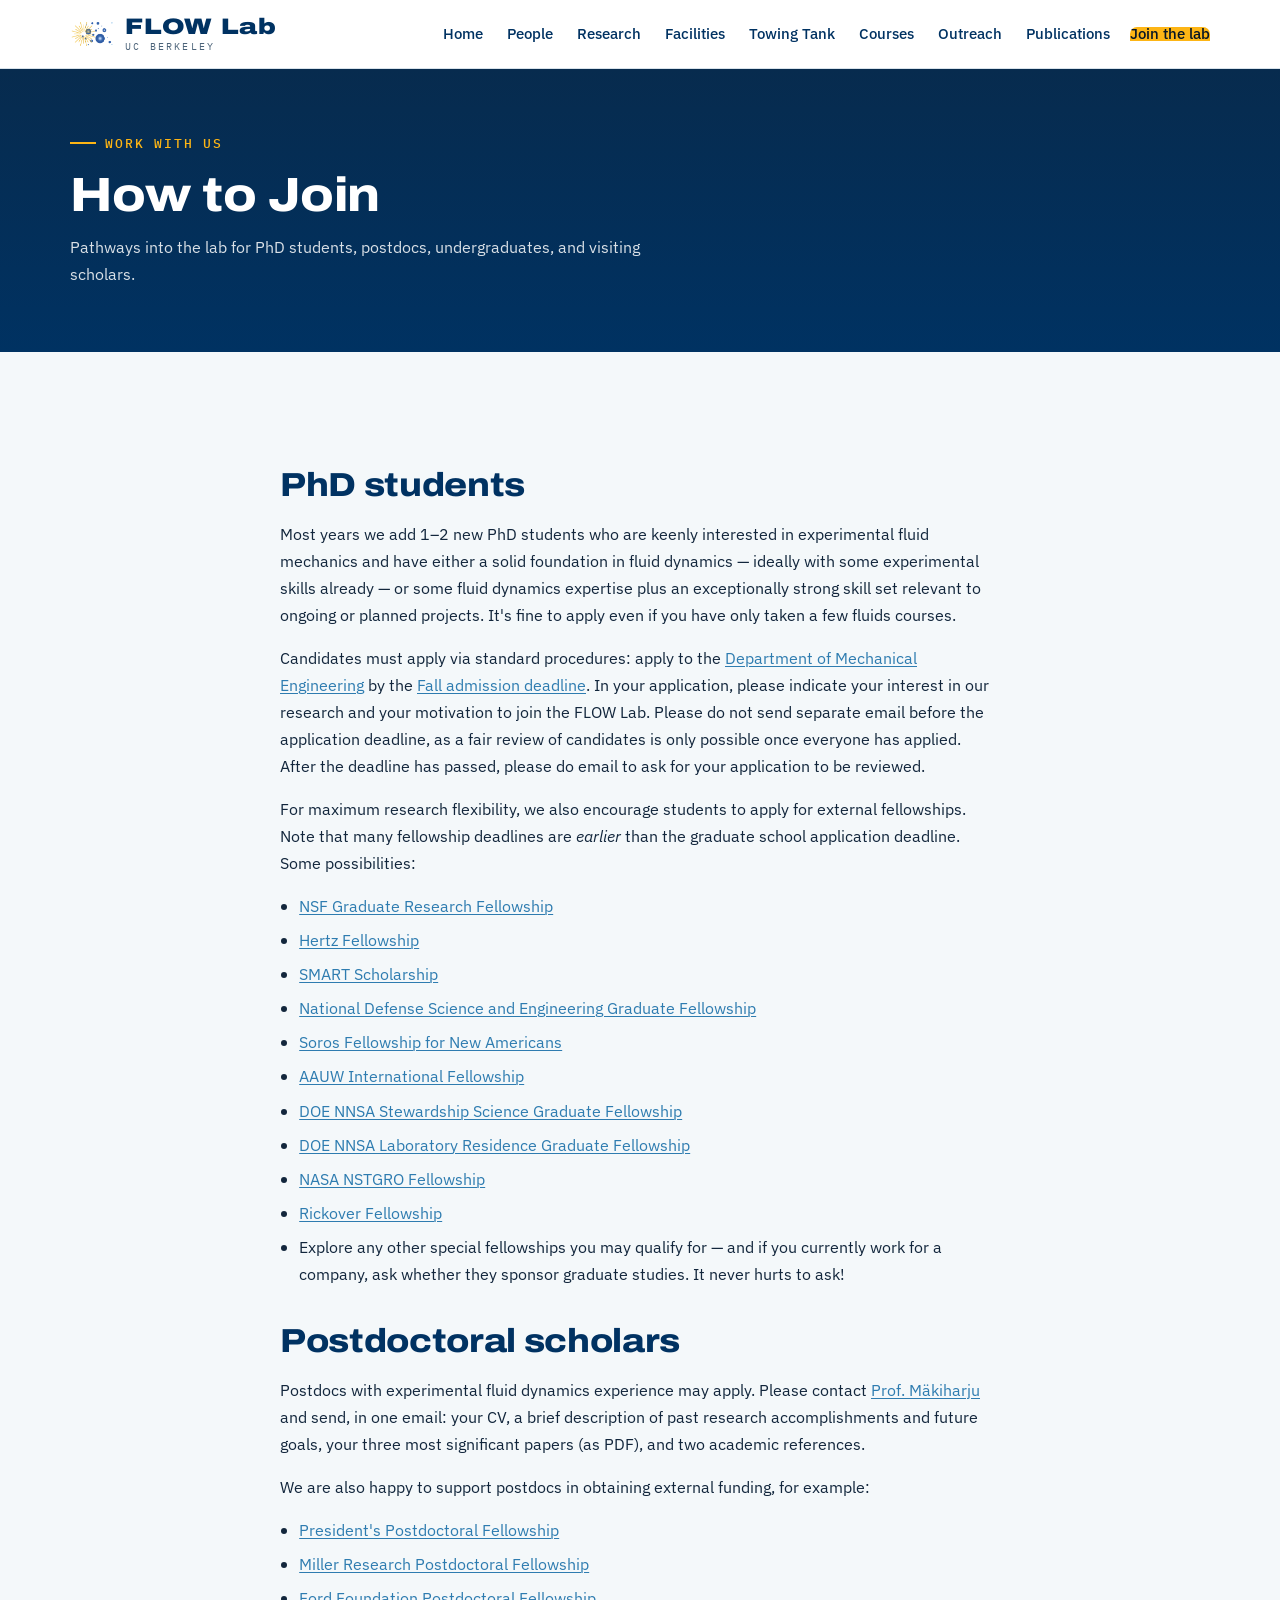
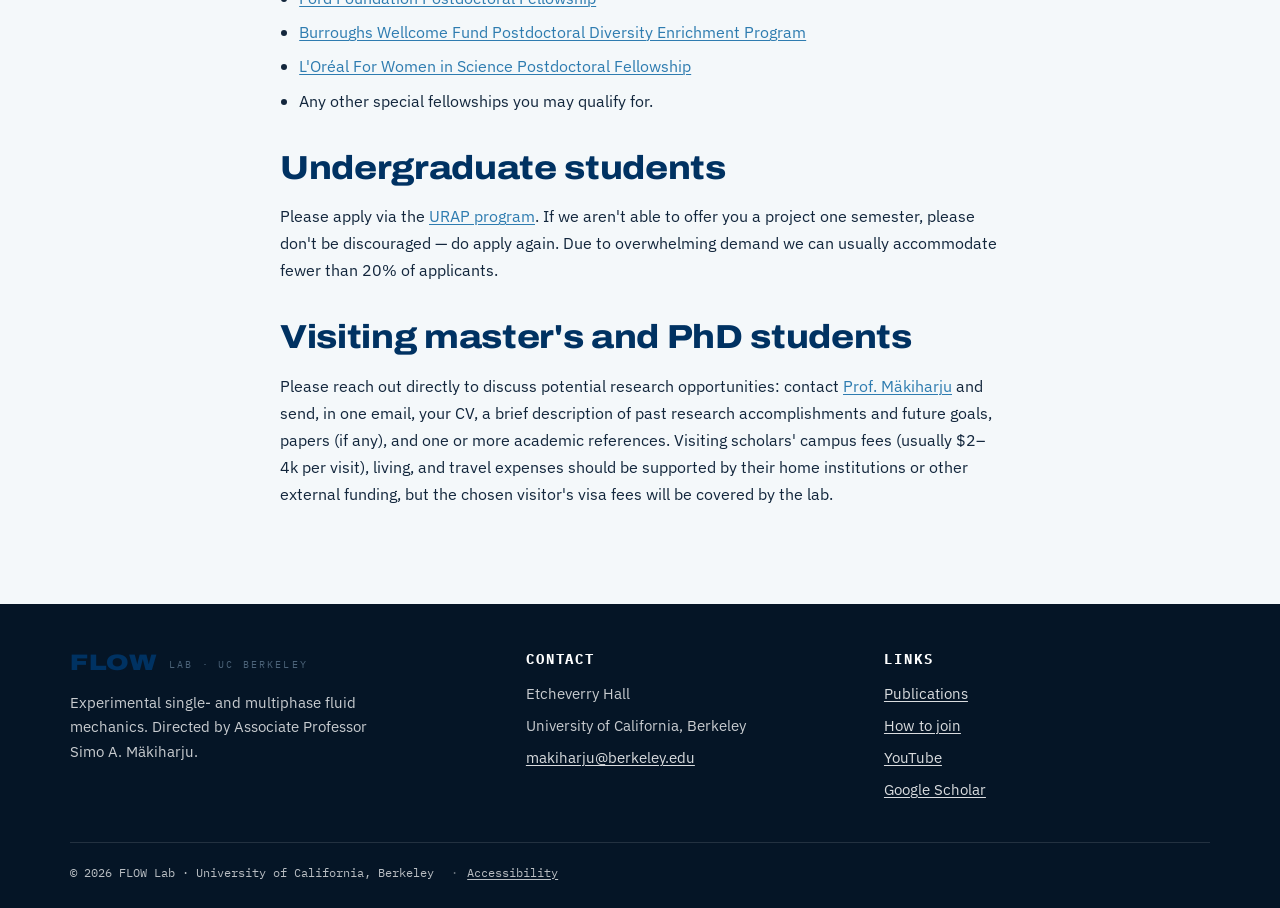
<file: applying-to-join.html>
<!DOCTYPE html>
<!-- =====================================================================
     FLOW LAB · APPLYING TO JOIN — guidance for prospective students and postdocs.
     Site docs: README.md · Shared header/footer are duplicated on every
     page — edit them everywhere or use a tool like sed for global changes.
     ===================================================================== -->
<html lang="en">
<head>
  <meta charset="UTF-8">
  <meta name="viewport" content="width=device-width, initial-scale=1">
  <title>How to Join — FLOW Lab</title>
  <meta name="description" content="How to join the FLOW Lab at UC Berkeley as a PhD student, postdoc, visiting scholar, or undergraduate researcher.">
  <link rel="preconnect" href="https://fonts.googleapis.com">
  <link rel="preconnect" href="https://fonts.gstatic.com" crossorigin>
  <link href="https://fonts.googleapis.com/css2?family=Archivo:wdth,wght@62..125,400..900&family=IBM+Plex+Sans:wght@400;500;600;700&family=IBM+Plex+Mono:wght@400;500&display=swap" rel="stylesheet">
  <link rel="stylesheet" href="css/style.css">
  <link rel="icon" type="image/png" href="assets/img/favicon.png">
</head>
<body>
<a class="skip-link" href="#main">Skip to content</a>

<header class="site-head">
  <div class="container site-head__row">
    <a class="wordmark" href="index.html" aria-label="FLOW Lab home">
      <!-- Lab emblem (from the official logo). Swap assets/img/emblem.png to update. -->
      <img class="wordmark__emblem" src="assets/img/emblem.png" alt="" width="44" height="44">
      <span class="wordmark__text">
        <span class="wordmark__flow">FLOW Lab</span>
        <span class="wordmark__sub">UC Berkeley</span>
      </span>
    </a>
    <button class="nav-toggle" aria-expanded="false" aria-controls="site-nav">Menu</button>
    <nav id="site-nav" class="site-nav" aria-label="Main">
      <ul>
        <li><a href="index.html">Home</a></li>
        <li><a href="people.html">People</a></li>
        <li><a href="research-areas.html">Research</a></li>
        <li><a href="facilities-equipment.html">Facilities</a></li>
        <li><a href="physical-model-test-facility.html">Towing Tank</a></li>
        <li><a href="courses.html">Courses</a></li>
        <li><a href="outreach.html">Outreach</a></li>
        <li><a href="publications.html">Publications</a></li>
        <li class="site-nav__cta"><a class="btn btn--gold" href="applying-to-join.html" aria-current="page">Join the lab</a></li>
      </ul>
    </nav>
  </div>
</header>

<main id="main">

  <section class="page-hero">
    <div class="container">
      <p class="eyebrow">Work with us</p>
      <h1>How to Join</h1>
      <p class="page-hero__lede">
        Pathways into the lab for PhD students, postdocs, undergraduates, and visiting scholars.
      </p>
    </div>
  </section>

  <section class="section">
    <div class="container prose">
      <h2>PhD students</h2>
      <p>
        Most years we add 1–2 new PhD students who are keenly interested in experimental fluid
        mechanics and have either a solid foundation in fluid dynamics — ideally with some
        experimental skills already — or some fluid dynamics expertise plus an exceptionally strong
        skill set relevant to ongoing or planned projects. It's fine to apply even if you have only
        taken a few fluids courses.
      </p>
      <p>
        Candidates must apply via standard procedures: apply to the
        <a href="https://me.berkeley.edu/">Department of Mechanical Engineering</a> by the
        <a href="https://grad.berkeley.edu/admissions/steps-to-apply/apply/">Fall admission deadline</a>.
        In your application, please indicate your interest in our research and your motivation to
        join the FLOW Lab. Please do not send separate email before the application deadline, as a
        fair review of candidates is only possible once everyone has applied. After the deadline
        has passed, please do email to ask for your application to be reviewed.
      </p>
      <p>
        For maximum research flexibility, we also encourage students to apply for external
        fellowships. Note that many fellowship deadlines are <em>earlier</em> than the graduate
        school application deadline. Some possibilities:
      </p>
      <ul>
        <li><a href="https://www.nsfgrfp.org/">NSF Graduate Research Fellowship</a></li>
        <li><a href="https://www.hertzfoundation.org/the-fellowship/">Hertz Fellowship</a></li>
        <li><a href="https://www.smartscholarship.org/smart/en">SMART Scholarship</a></li>
        <li><a href="https://ndseg.sysplus.com/">National Defense Science and Engineering Graduate Fellowship</a></li>
        <li><a href="https://pdsoros.org/eligibility/">Soros Fellowship for New Americans</a></li>
        <li><a href="https://www.aauw.org/resources/programs/fellowships-grants/current-opportunities/international-fellowships/">AAUW International Fellowship</a></li>
        <li><a href="https://www.krellinst.org/ssgf/">DOE NNSA Stewardship Science Graduate Fellowship</a></li>
        <li><a href="https://www.krellinst.org/lrgf/about-doe-nnsa-lrgf">DOE NNSA Laboratory Residence Graduate Fellowship</a></li>
        <li><a href="https://www.nasa.gov/nasa-space-technology-graduate-research-opportunities-nstgro/">NASA NSTGRO Fellowship</a></li>
        <li><a href="https://www.scuref.org/rfp/">Rickover Fellowship</a></li>
        <li>Explore any other special fellowships you may qualify for — and if you currently work for a company, ask whether they sponsor graduate studies. It never hurts to ask!</li>
      </ul>

      <h2>Postdoctoral scholars</h2>
      <p>
        Postdocs with experimental fluid dynamics experience may apply. Please contact
        <a href="mailto:makiharju@berkeley.edu">Prof. Mäkiharju</a> and send, in one email: your CV,
        a brief description of past research accomplishments and future goals, your three most
        significant papers (as PDF), and two academic references.
      </p>
      <p>We are also happy to support postdocs in obtaining external funding, for example:</p>
      <ul>
        <li><a href="https://ppfp.ucop.edu/info/">President's Postdoctoral Fellowship</a></li>
        <li><a href="https://miller.berkeley.edu/fellowship">Miller Research Postdoctoral Fellowship</a></li>
        <li><a href="https://www.nationalacademies.org/our-work/ford-foundation-postdoctoral-fellowships">Ford Foundation Postdoctoral Fellowship</a></li>
        <li><a href="https://www.bwfund.org/funding-opportunities/diversity-in-science/postdoctoral-enrichment-program/frequently-asked-questions/">Burroughs Wellcome Fund Postdoctoral Diversity Enrichment Program</a></li>
        <li><a href="https://lorealfwis.aaas.org/login/indexA.cfm">L'Oréal For Women in Science Postdoctoral Fellowship</a></li>
        <li>Any other special fellowships you may qualify for.</li>
      </ul>

      <h2>Undergraduate students</h2>
      <p>
        Please apply via the <a href="https://urap.berkeley.edu/">URAP program</a>. If we aren't
        able to offer you a project one semester, please don't be discouraged — do apply again.
        Due to overwhelming demand we can usually accommodate fewer than 20% of applicants.
      </p>

      <h2>Visiting master's and PhD students</h2>
      <p>
        Please reach out directly to discuss potential research opportunities: contact
        <a href="mailto:makiharju@berkeley.edu">Prof. Mäkiharju</a> and send, in one email, your CV,
        a brief description of past research accomplishments and future goals, papers (if any), and
        one or more academic references. Visiting scholars' campus fees (usually $2–4k per visit),
        living, and travel expenses should be supported by their home institutions or other external
        funding, but the chosen visitor's visa fees will be covered by the lab.
      </p>
    </div>
  </section>

</main>

<footer class="site-foot">
  <div class="container site-foot__grid">
    <div>
      <a class="wordmark" href="index.html" aria-label="FLOW Lab home">
        <span class="wordmark__flow">FLOW</span>
        <span class="wordmark__sub">Lab · UC Berkeley</span>
      </a>
      <p style="margin-top:1rem; max-width:34ch; font-size:0.94rem;">
        Experimental single- and multiphase fluid mechanics. Directed by
        Associate Professor Simo A. Mäkiharju.
      </p>
    </div>
    <div>
      <h4>Contact</h4>
      <ul>
        <li>Etcheverry Hall</li>
        <li>University of California, Berkeley</li>
        <li><a href="mailto:makiharju@berkeley.edu">makiharju@berkeley.edu</a></li>
      </ul>
    </div>
    <div>
      <h4>Links</h4>
      <ul>
        <li><a href="publications.html">Publications</a></li>
        <li><a href="applying-to-join.html">How to join</a></li>
        <li><a href="https://www.youtube.com/@FLOWlab_fluids/featured">YouTube</a></li>
        <li><a href="https://scholar.google.com/citations?user=E8e8-Z8AAAAJ">Google Scholar</a></li>
      </ul>
    </div>
  </div>
  <div class="container site-foot__legal">
    <span>© <span id="year">2026</span> FLOW Lab · University of California, Berkeley</span>
    <span class="legal-sep" aria-hidden="true">·</span><a href="https://dap.berkeley.edu/get-help/report-web-accessibility-issue">Accessibility</a>
  </div>
</footer>

<script src="js/main.js"></script>
</body>
</html>
</file>
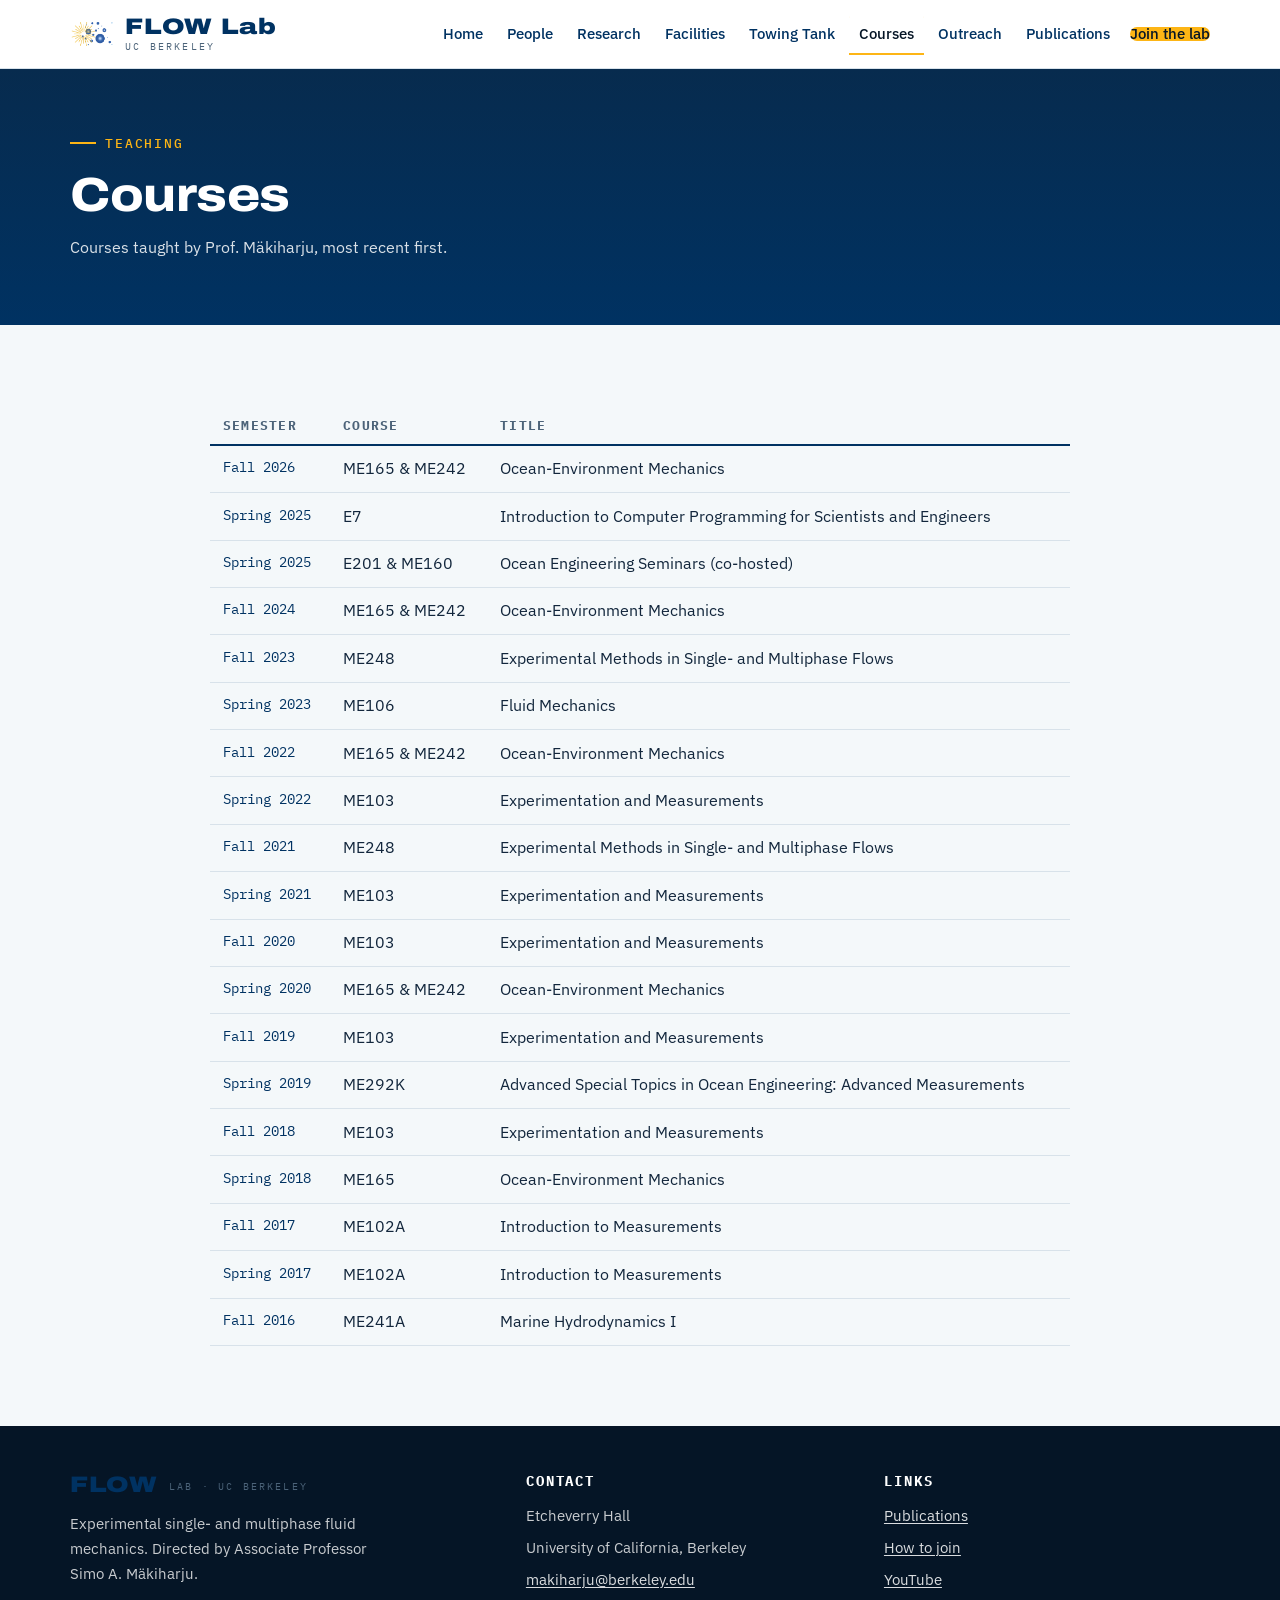
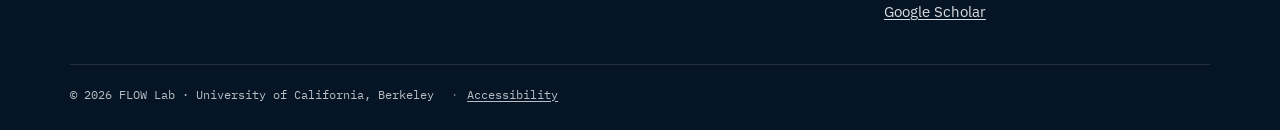
<file: courses.html>
<!DOCTYPE html>
<!-- =====================================================================
     FLOW LAB · COURSES — one table row per semester, newest at the top of <tbody>.
     Site docs: README.md · Shared header/footer are duplicated on every
     page — edit them everywhere or use a tool like sed for global changes.
     ===================================================================== -->
<html lang="en">
<head>
  <meta charset="UTF-8">
  <meta name="viewport" content="width=device-width, initial-scale=1">
  <title>Courses — FLOW Lab</title>
  <meta name="description" content="Courses taught by Professor Simo Mäkiharju at UC Berkeley Mechanical Engineering.">
  <link rel="preconnect" href="https://fonts.googleapis.com">
  <link rel="preconnect" href="https://fonts.gstatic.com" crossorigin>
  <link href="https://fonts.googleapis.com/css2?family=Archivo:wdth,wght@62..125,400..900&family=IBM+Plex+Sans:wght@400;500;600;700&family=IBM+Plex+Mono:wght@400;500&display=swap" rel="stylesheet">
  <link rel="stylesheet" href="css/style.css">
  <link rel="icon" type="image/png" href="assets/img/favicon.png">
</head>
<body>
<a class="skip-link" href="#main">Skip to content</a>

<header class="site-head">
  <div class="container site-head__row">
    <a class="wordmark" href="index.html" aria-label="FLOW Lab home">
      <!-- Lab emblem (from the official logo). Swap assets/img/emblem.png to update. -->
      <img class="wordmark__emblem" src="assets/img/emblem.png" alt="" width="44" height="44">
      <span class="wordmark__text">
        <span class="wordmark__flow">FLOW Lab</span>
        <span class="wordmark__sub">UC Berkeley</span>
      </span>
    </a>
    <button class="nav-toggle" aria-expanded="false" aria-controls="site-nav">Menu</button>
    <nav id="site-nav" class="site-nav" aria-label="Main">
      <ul>
        <li><a href="index.html">Home</a></li>
        <li><a href="people.html">People</a></li>
        <li><a href="research-areas.html">Research</a></li>
        <li><a href="facilities-equipment.html">Facilities</a></li>
        <li><a href="physical-model-test-facility.html">Towing Tank</a></li>
        <li><a href="courses.html" aria-current="page">Courses</a></li>
        <li><a href="outreach.html">Outreach</a></li>
        <li><a href="publications.html">Publications</a></li>
        <li class="site-nav__cta"><a class="btn btn--gold" href="applying-to-join.html">Join the lab</a></li>
      </ul>
    </nav>
  </div>
</header>

<main id="main">

  <section class="page-hero">
    <div class="container">
      <p class="eyebrow">Teaching</p>
      <h1>Courses</h1>
      <p class="page-hero__lede">Courses taught by Prof. Mäkiharju, most recent first.</p>
    </div>
  </section>

  <section class="section">
    <div class="container" style="max-width:860px;">
      <table class="table">
        <thead>
          <tr><th scope="col">Semester</th><th scope="col">Course</th><th scope="col">Title</th></tr>
        </thead>
        <tbody>
          <!-- TO ADD A SEMESTER: copy a row and place it at the top of tbody -->
          <tr><td>Fall 2026</td><td>ME165 &amp; ME242</td><td>Ocean-Environment Mechanics</td></tr>
          <tr><td>Spring 2025</td><td>E7</td><td>Introduction to Computer Programming for Scientists and Engineers</td></tr>
          <tr><td>Spring 2025</td><td>E201 &amp; ME160</td><td>Ocean Engineering Seminars (co-hosted)</td></tr>
          <tr><td>Fall 2024</td><td>ME165 &amp; ME242</td><td>Ocean-Environment Mechanics</td></tr>
          <tr><td>Fall 2023</td><td>ME248</td><td>Experimental Methods in Single- and Multiphase Flows</td></tr>
          <tr><td>Spring 2023</td><td>ME106</td><td>Fluid Mechanics</td></tr>
          <tr><td>Fall 2022</td><td>ME165 &amp; ME242</td><td>Ocean-Environment Mechanics</td></tr>
          <tr><td>Spring 2022</td><td>ME103</td><td>Experimentation and Measurements</td></tr>
          <tr><td>Fall 2021</td><td>ME248</td><td>Experimental Methods in Single- and Multiphase Flows</td></tr>
          <tr><td>Spring 2021</td><td>ME103</td><td>Experimentation and Measurements</td></tr>
          <tr><td>Fall 2020</td><td>ME103</td><td>Experimentation and Measurements</td></tr>
          <tr><td>Spring 2020</td><td>ME165 &amp; ME242</td><td>Ocean-Environment Mechanics</td></tr>
          <tr><td>Fall 2019</td><td>ME103</td><td>Experimentation and Measurements</td></tr>
          <tr><td>Spring 2019</td><td>ME292K</td><td>Advanced Special Topics in Ocean Engineering: Advanced Measurements</td></tr>
          <tr><td>Fall 2018</td><td>ME103</td><td>Experimentation and Measurements</td></tr>
          <tr><td>Spring 2018</td><td>ME165</td><td>Ocean-Environment Mechanics</td></tr>
          <tr><td>Fall 2017</td><td>ME102A</td><td>Introduction to Measurements</td></tr>
          <tr><td>Spring 2017</td><td>ME102A</td><td>Introduction to Measurements</td></tr>
          <tr><td>Fall 2016</td><td>ME241A</td><td>Marine Hydrodynamics I</td></tr>
        </tbody>
      </table>
    </div>
  </section>

</main>

<footer class="site-foot">
  <div class="container site-foot__grid">
    <div>
      <a class="wordmark" href="index.html" aria-label="FLOW Lab home">
        <span class="wordmark__flow">FLOW</span>
        <span class="wordmark__sub">Lab · UC Berkeley</span>
      </a>
      <p style="margin-top:1rem; max-width:34ch; font-size:0.94rem;">
        Experimental single- and multiphase fluid mechanics. Directed by
        Associate Professor Simo A. Mäkiharju.
      </p>
    </div>
    <div>
      <h4>Contact</h4>
      <ul>
        <li>Etcheverry Hall</li>
        <li>University of California, Berkeley</li>
        <li><a href="mailto:makiharju@berkeley.edu">makiharju@berkeley.edu</a></li>
      </ul>
    </div>
    <div>
      <h4>Links</h4>
      <ul>
        <li><a href="publications.html">Publications</a></li>
        <li><a href="applying-to-join.html">How to join</a></li>
        <li><a href="https://www.youtube.com/@FLOWlab_fluids/featured">YouTube</a></li>
        <li><a href="https://scholar.google.com/citations?user=E8e8-Z8AAAAJ">Google Scholar</a></li>
      </ul>
    </div>
  </div>
  <div class="container site-foot__legal">
    <span>© <span id="year">2026</span> FLOW Lab · University of California, Berkeley</span>
    <span class="legal-sep" aria-hidden="true">·</span><a href="https://dap.berkeley.edu/get-help/report-web-accessibility-issue">Accessibility</a>
  </div>
</footer>

<script src="js/main.js"></script>
</body>
</html>
</file>
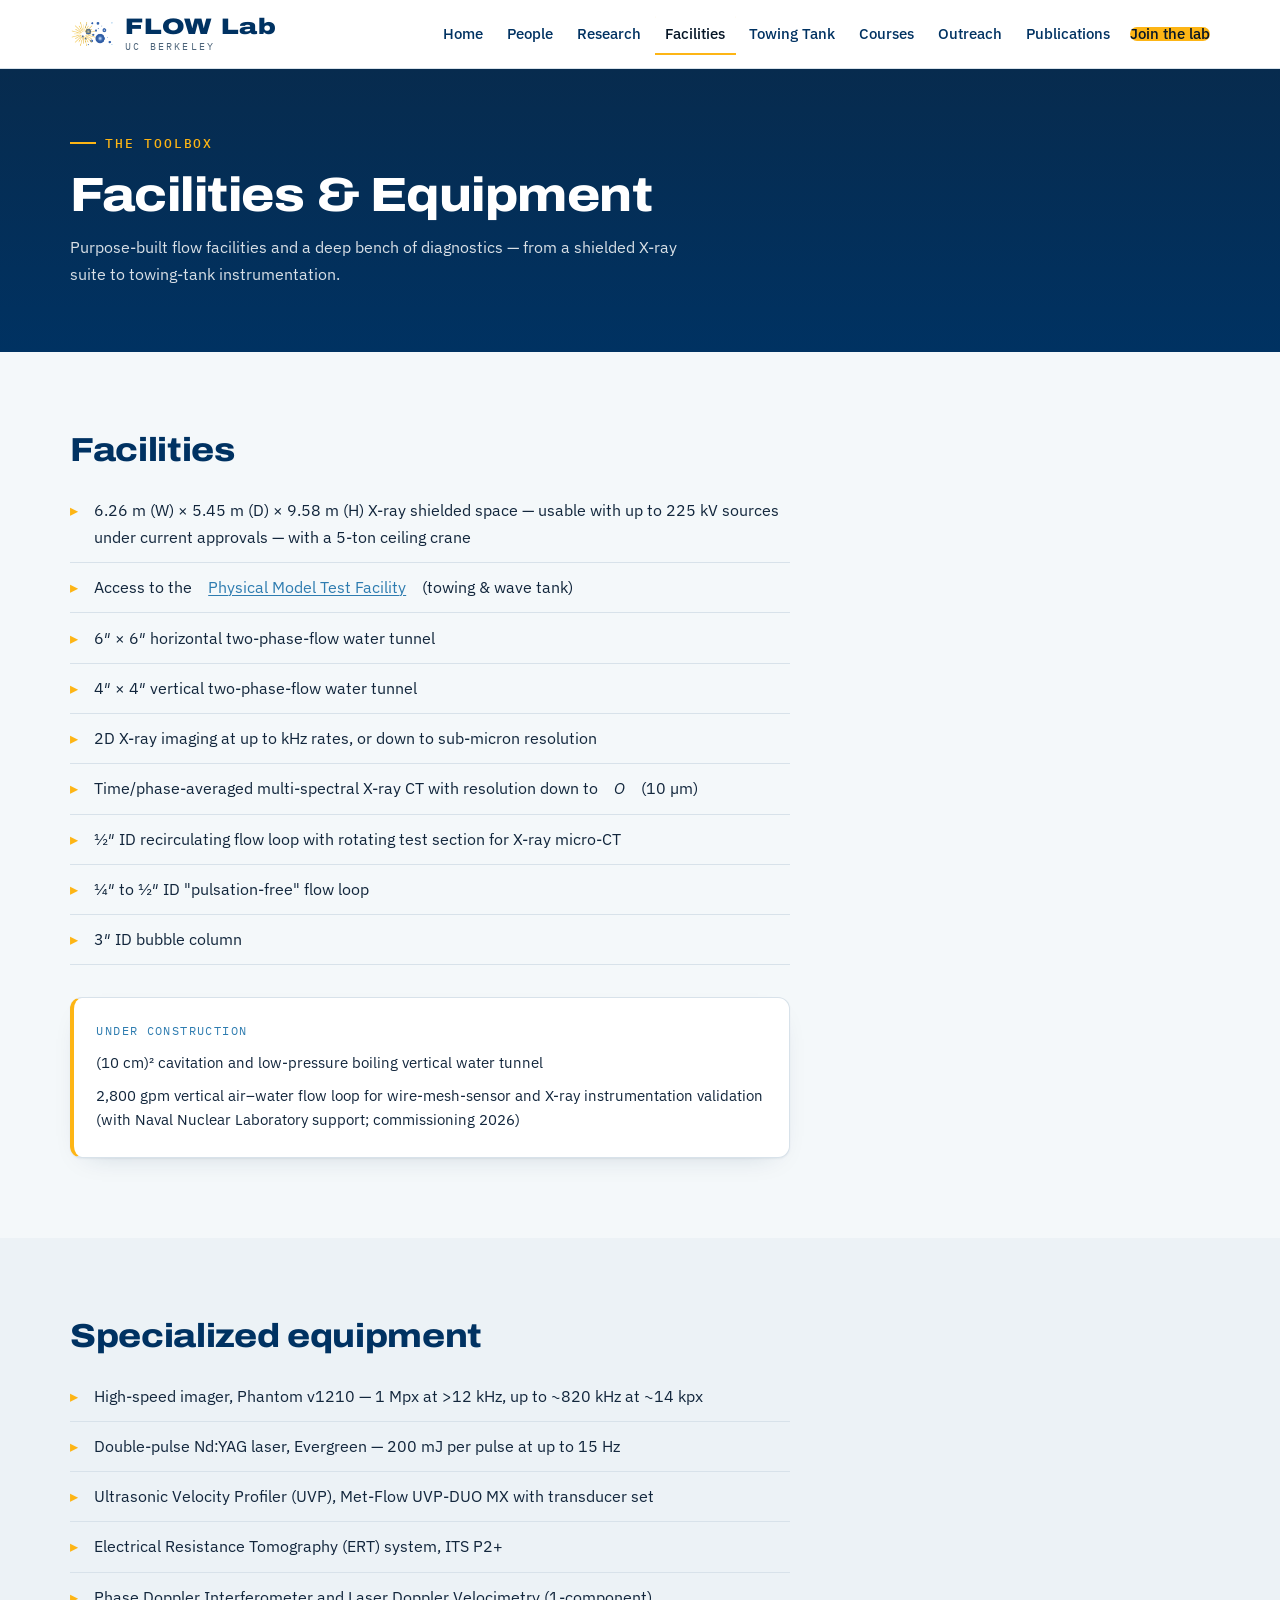
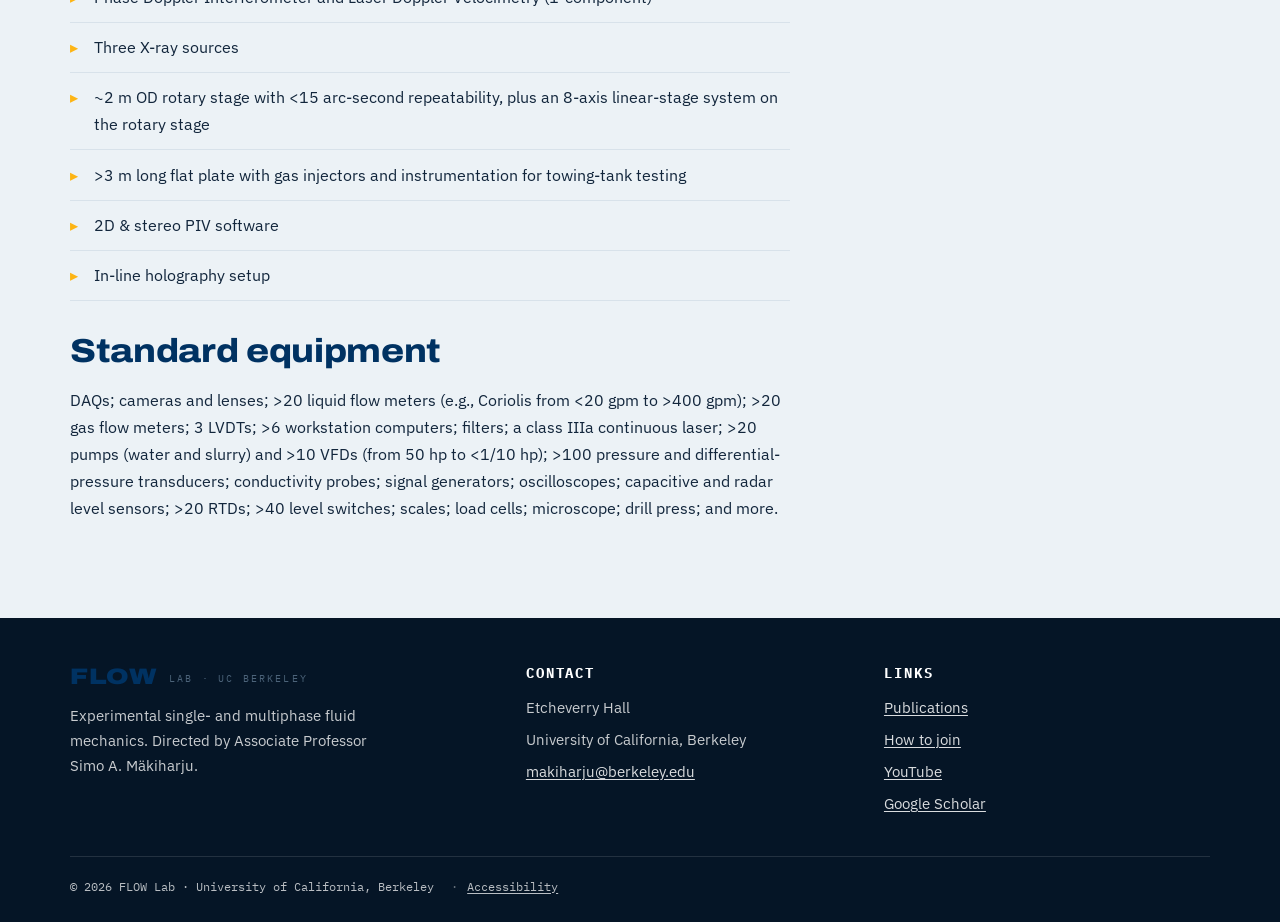
<file: facilities-equipment.html>
<!DOCTYPE html>
<!-- =====================================================================
     FLOW LAB · FACILITIES & EQUIPMENT — capability tiles + specialized equipment list.
     Site docs: README.md · Shared header/footer are duplicated on every
     page — edit them everywhere or use a tool like sed for global changes.
     ===================================================================== -->
<html lang="en">
<head>
  <meta charset="UTF-8">
  <meta name="viewport" content="width=device-width, initial-scale=1">
  <title>Facilities &amp; Equipment — FLOW Lab</title>
  <meta name="description" content="FLOW Lab facilities: X-ray shielded suite, two-phase water tunnels, flow loops, high-speed imaging, PIV, and more.">
  <link rel="preconnect" href="https://fonts.googleapis.com">
  <link rel="preconnect" href="https://fonts.gstatic.com" crossorigin>
  <link href="https://fonts.googleapis.com/css2?family=Archivo:wdth,wght@62..125,400..900&family=IBM+Plex+Sans:wght@400;500;600;700&family=IBM+Plex+Mono:wght@400;500&display=swap" rel="stylesheet">
  <link rel="stylesheet" href="css/style.css">
  <link rel="icon" type="image/png" href="assets/img/favicon.png">
</head>
<body>
<a class="skip-link" href="#main">Skip to content</a>

<header class="site-head">
  <div class="container site-head__row">
    <a class="wordmark" href="index.html" aria-label="FLOW Lab home">
      <!-- Lab emblem (from the official logo). Swap assets/img/emblem.png to update. -->
      <img class="wordmark__emblem" src="assets/img/emblem.png" alt="" width="44" height="44">
      <span class="wordmark__text">
        <span class="wordmark__flow">FLOW Lab</span>
        <span class="wordmark__sub">UC Berkeley</span>
      </span>
    </a>
    <button class="nav-toggle" aria-expanded="false" aria-controls="site-nav">Menu</button>
    <nav id="site-nav" class="site-nav" aria-label="Main">
      <ul>
        <li><a href="index.html">Home</a></li>
        <li><a href="people.html">People</a></li>
        <li><a href="research-areas.html">Research</a></li>
        <li><a href="facilities-equipment.html" aria-current="page">Facilities</a></li>
        <li><a href="physical-model-test-facility.html">Towing Tank</a></li>
        <li><a href="courses.html">Courses</a></li>
        <li><a href="outreach.html">Outreach</a></li>
        <li><a href="publications.html">Publications</a></li>
        <li class="site-nav__cta"><a class="btn btn--gold" href="applying-to-join.html">Join the lab</a></li>
      </ul>
    </nav>
  </div>
</header>

<main id="main">

  <section class="page-hero">
    <div class="container">
      <p class="eyebrow">The toolbox</p>
      <h1>Facilities &amp; Equipment</h1>
      <p class="page-hero__lede">
        Purpose-built flow facilities and a deep bench of diagnostics — from a shielded X-ray suite
        to towing-tank instrumentation.
      </p>
    </div>
  </section>

  <section class="section">
    <div class="container">
      <h2>Facilities</h2>
      <ul class="spec-list" style="max-width:72ch;">
        <li>6.26 m (W) × 5.45 m (D) × 9.58 m (H) X-ray shielded space — usable with up to 225 kV sources under current approvals — with a 5-ton ceiling crane</li>
        <li>Access to the <a href="physical-model-test-facility.html">Physical Model Test Facility</a> (towing &amp; wave tank)</li>
        <li>6″ × 6″ horizontal two-phase-flow water tunnel</li>
        <li>4″ × 4″ vertical two-phase-flow water tunnel</li>
        <li>2D X-ray imaging at up to kHz rates, or down to sub-micron resolution</li>
        <li>Time/phase-averaged multi-spectral X-ray CT with resolution down to <em>O</em>(10 µm)</li>
        <li>½″ ID recirculating flow loop with rotating test section for X-ray micro-CT</li>
        <li>¼″ to ½″ ID "pulsation-free" flow loop</li>
        <li>3″ ID bubble column</li>
      </ul>

      <div class="tile mt-2" style="max-width:72ch; border-left: 4px solid var(--gold);">
        <span class="tile__kicker">Under construction</span>
        <p style="color:var(--ink);">(10 cm)² cavitation and low-pressure boiling vertical water tunnel</p>
        <p style="color:var(--ink); margin-top:0.5rem;">2,800 gpm vertical air–water flow loop for wire-mesh-sensor and X-ray instrumentation validation (with Naval Nuclear Laboratory support; commissioning 2026)</p>
      </div>
    </div>
  </section>

  <section class="section section--tint">
    <div class="container">
      <h2>Specialized equipment</h2>
      <ul class="spec-list" style="max-width:72ch;">
        <li>High-speed imager, Phantom v1210 — 1 Mpx at &gt;12 kHz, up to ~820 kHz at ~14 kpx</li>
        <li>Double-pulse Nd:YAG laser, Evergreen — 200 mJ per pulse at up to 15 Hz</li>
        <li>Ultrasonic Velocity Profiler (UVP), Met-Flow UVP-DUO MX with transducer set</li>
        <li>Electrical Resistance Tomography (ERT) system, ITS P2+</li>
        <li>Phase Doppler Interferometer and Laser Doppler Velocimetry (1-component)</li>
        <li>Three X-ray sources</li>
        <li>~2 m OD rotary stage with &lt;15 arc-second repeatability, plus an 8-axis linear-stage system on the rotary stage</li>
        <li>&gt;3 m long flat plate with gas injectors and instrumentation for towing-tank testing</li>
        <li>2D &amp; stereo PIV software</li>
        <li>In-line holography setup</li>
      </ul>

      <h2 class="mt-2">Standard equipment</h2>
      <p class="prose">
        DAQs; cameras and lenses; &gt;20 liquid flow meters (e.g., Coriolis from &lt;20 gpm to
        &gt;400 gpm); &gt;20 gas flow meters; 3 LVDTs; &gt;6 workstation computers; filters; a class
        IIIa continuous laser; &gt;20 pumps (water and slurry) and &gt;10 VFDs (from 50 hp to
        &lt;1/10 hp); &gt;100 pressure and differential-pressure transducers; conductivity probes;
        signal generators; oscilloscopes; capacitive and radar level sensors; &gt;20 RTDs; &gt;40
        level switches; scales; load cells; microscope; drill press; and more.
      </p>
    </div>
  </section>

</main>

<footer class="site-foot">
  <div class="container site-foot__grid">
    <div>
      <a class="wordmark" href="index.html" aria-label="FLOW Lab home">
        <span class="wordmark__flow">FLOW</span>
        <span class="wordmark__sub">Lab · UC Berkeley</span>
      </a>
      <p style="margin-top:1rem; max-width:34ch; font-size:0.94rem;">
        Experimental single- and multiphase fluid mechanics. Directed by
        Associate Professor Simo A. Mäkiharju.
      </p>
    </div>
    <div>
      <h4>Contact</h4>
      <ul>
        <li>Etcheverry Hall</li>
        <li>University of California, Berkeley</li>
        <li><a href="mailto:makiharju@berkeley.edu">makiharju@berkeley.edu</a></li>
      </ul>
    </div>
    <div>
      <h4>Links</h4>
      <ul>
        <li><a href="publications.html">Publications</a></li>
        <li><a href="applying-to-join.html">How to join</a></li>
        <li><a href="https://www.youtube.com/@FLOWlab_fluids/featured">YouTube</a></li>
        <li><a href="https://scholar.google.com/citations?user=E8e8-Z8AAAAJ">Google Scholar</a></li>
      </ul>
    </div>
  </div>
  <div class="container site-foot__legal">
    <span>© <span id="year">2026</span> FLOW Lab · University of California, Berkeley</span>
    <span class="legal-sep" aria-hidden="true">·</span><a href="https://dap.berkeley.edu/get-help/report-web-accessibility-issue">Accessibility</a>
  </div>
</footer>

<script src="js/main.js"></script>
</body>
</html>
</file>
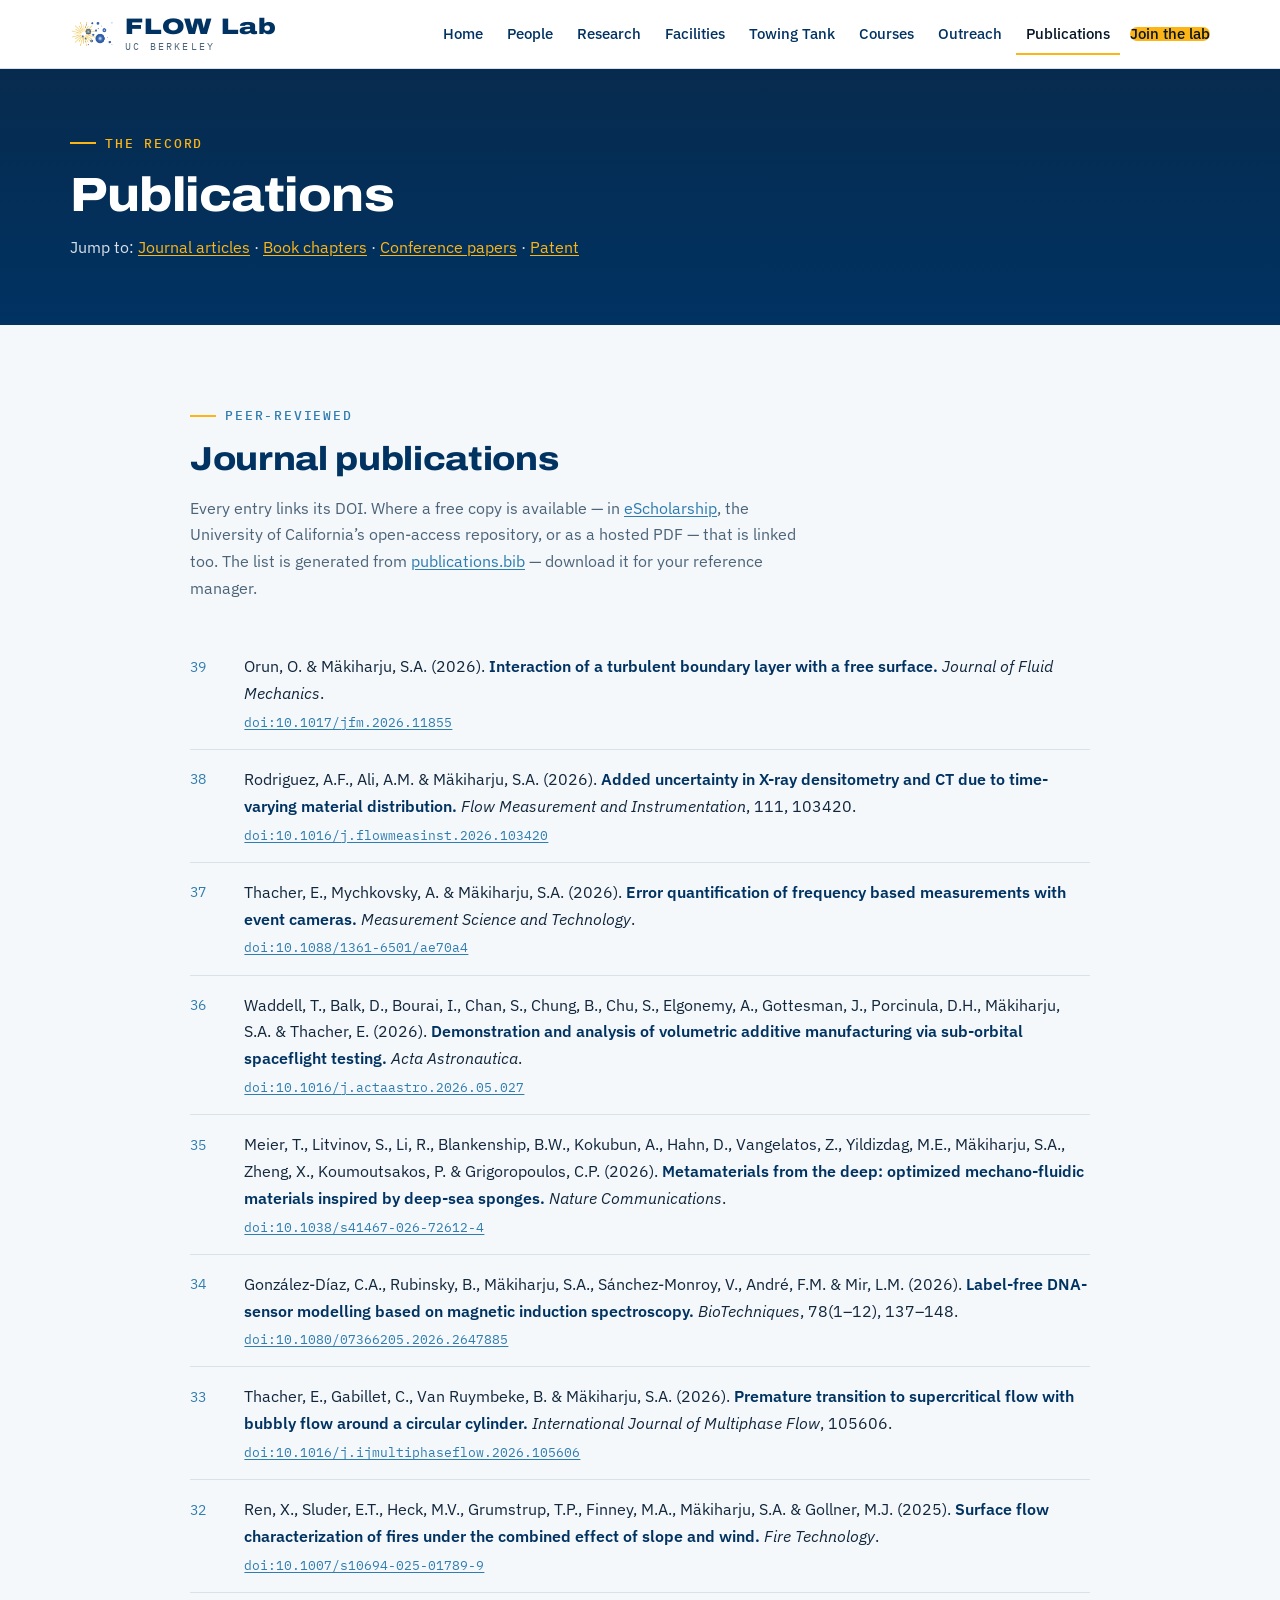
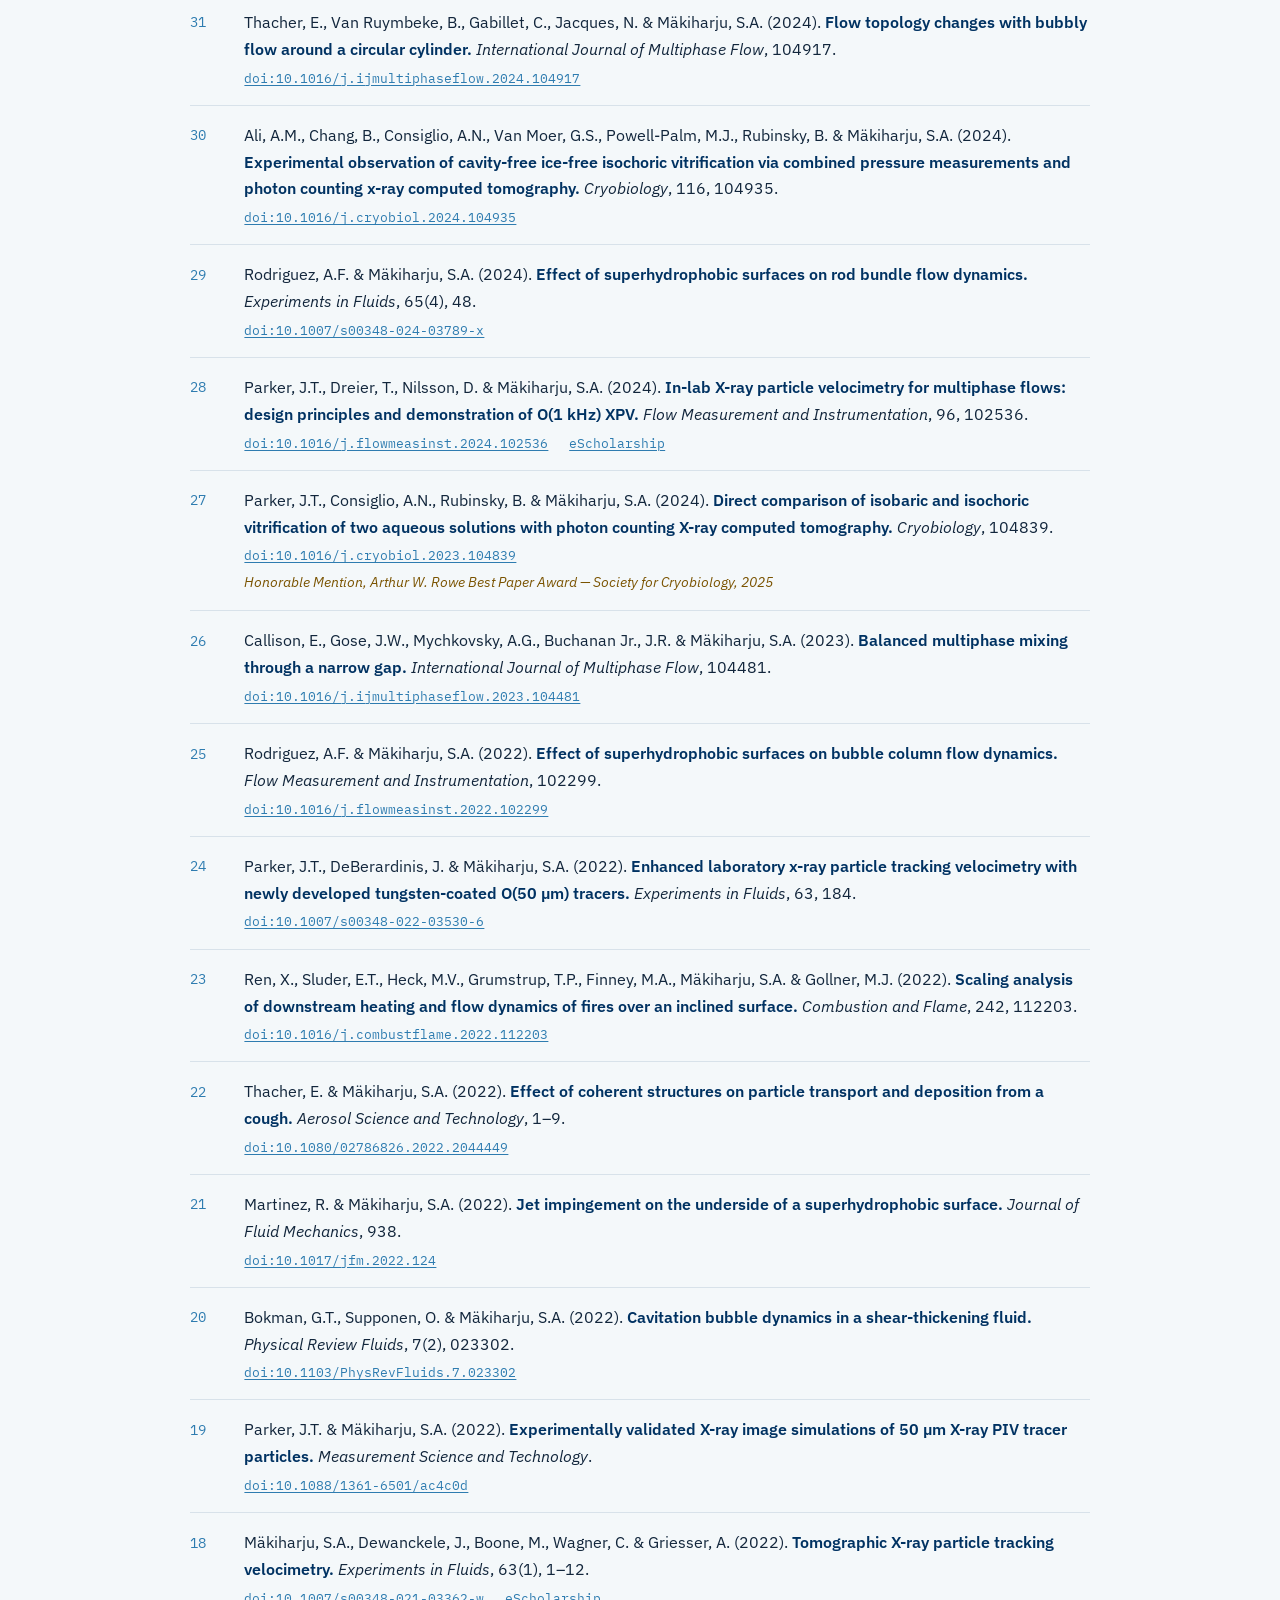
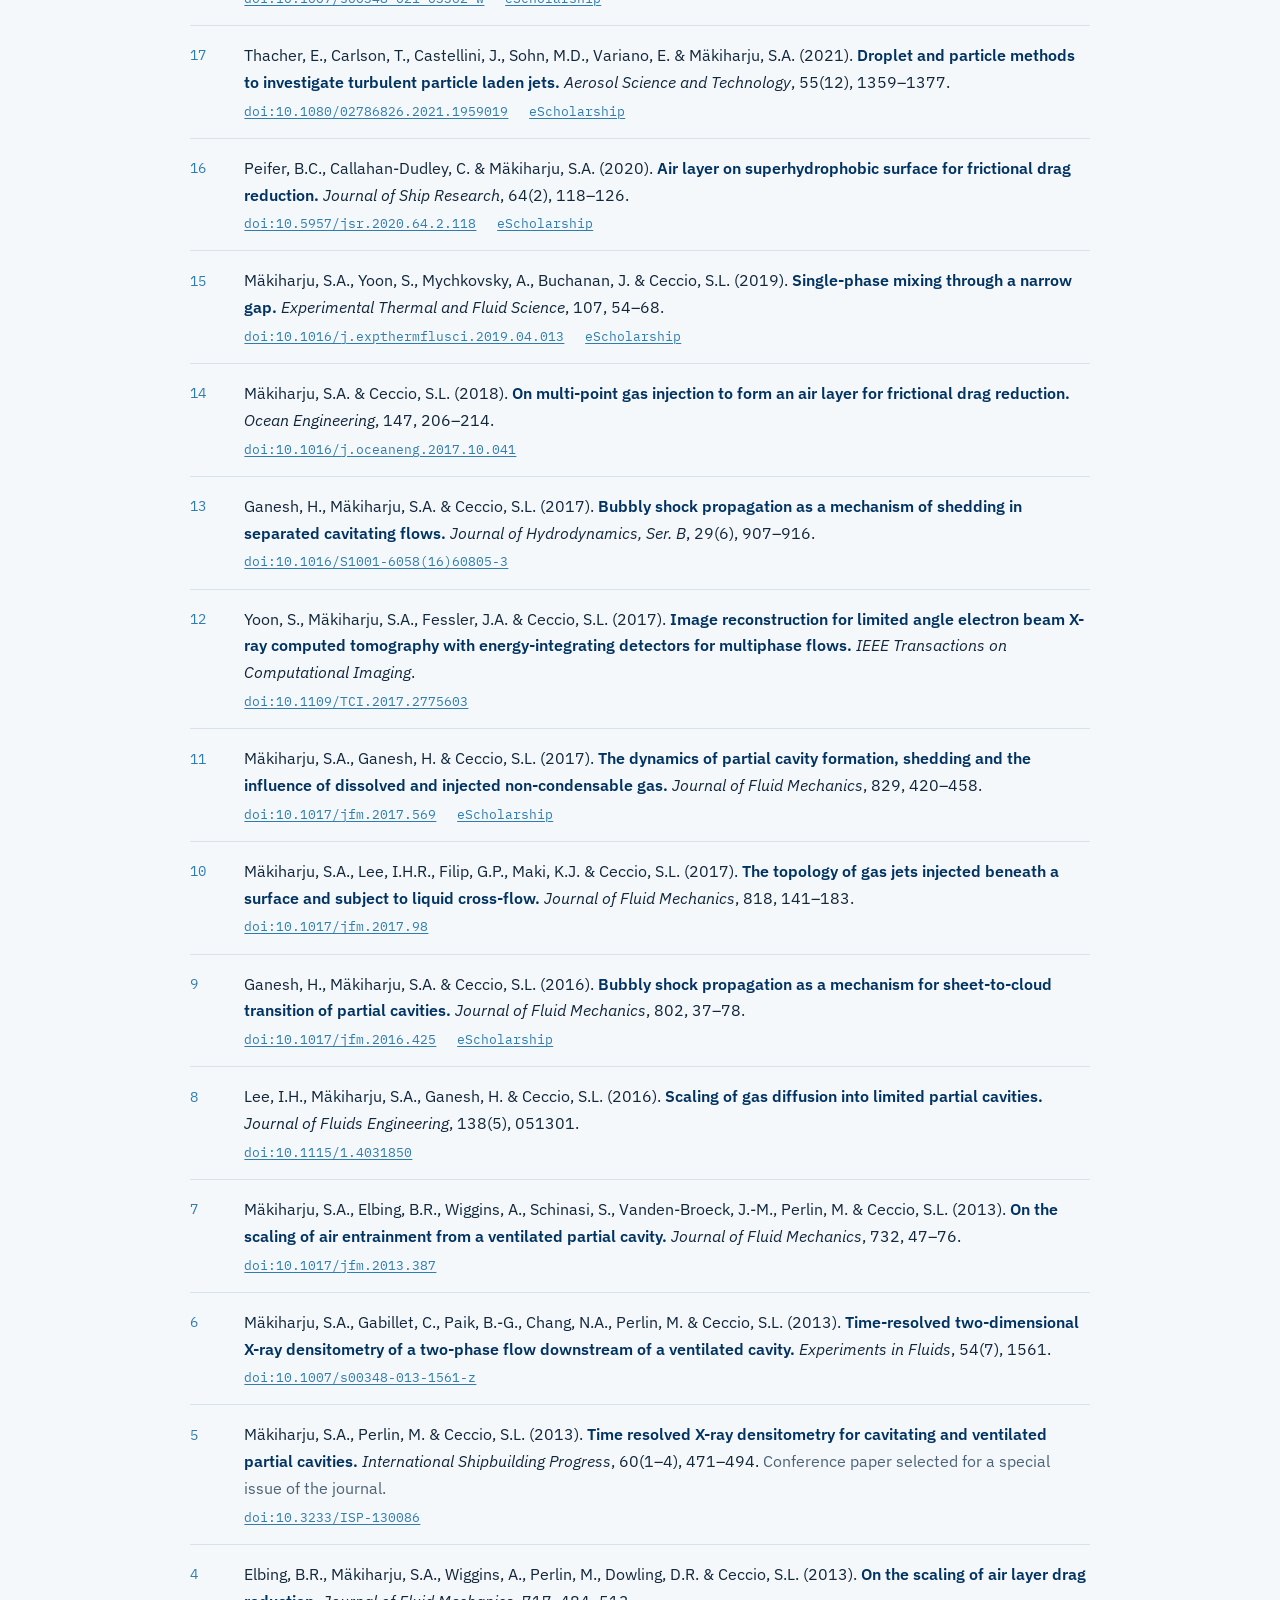
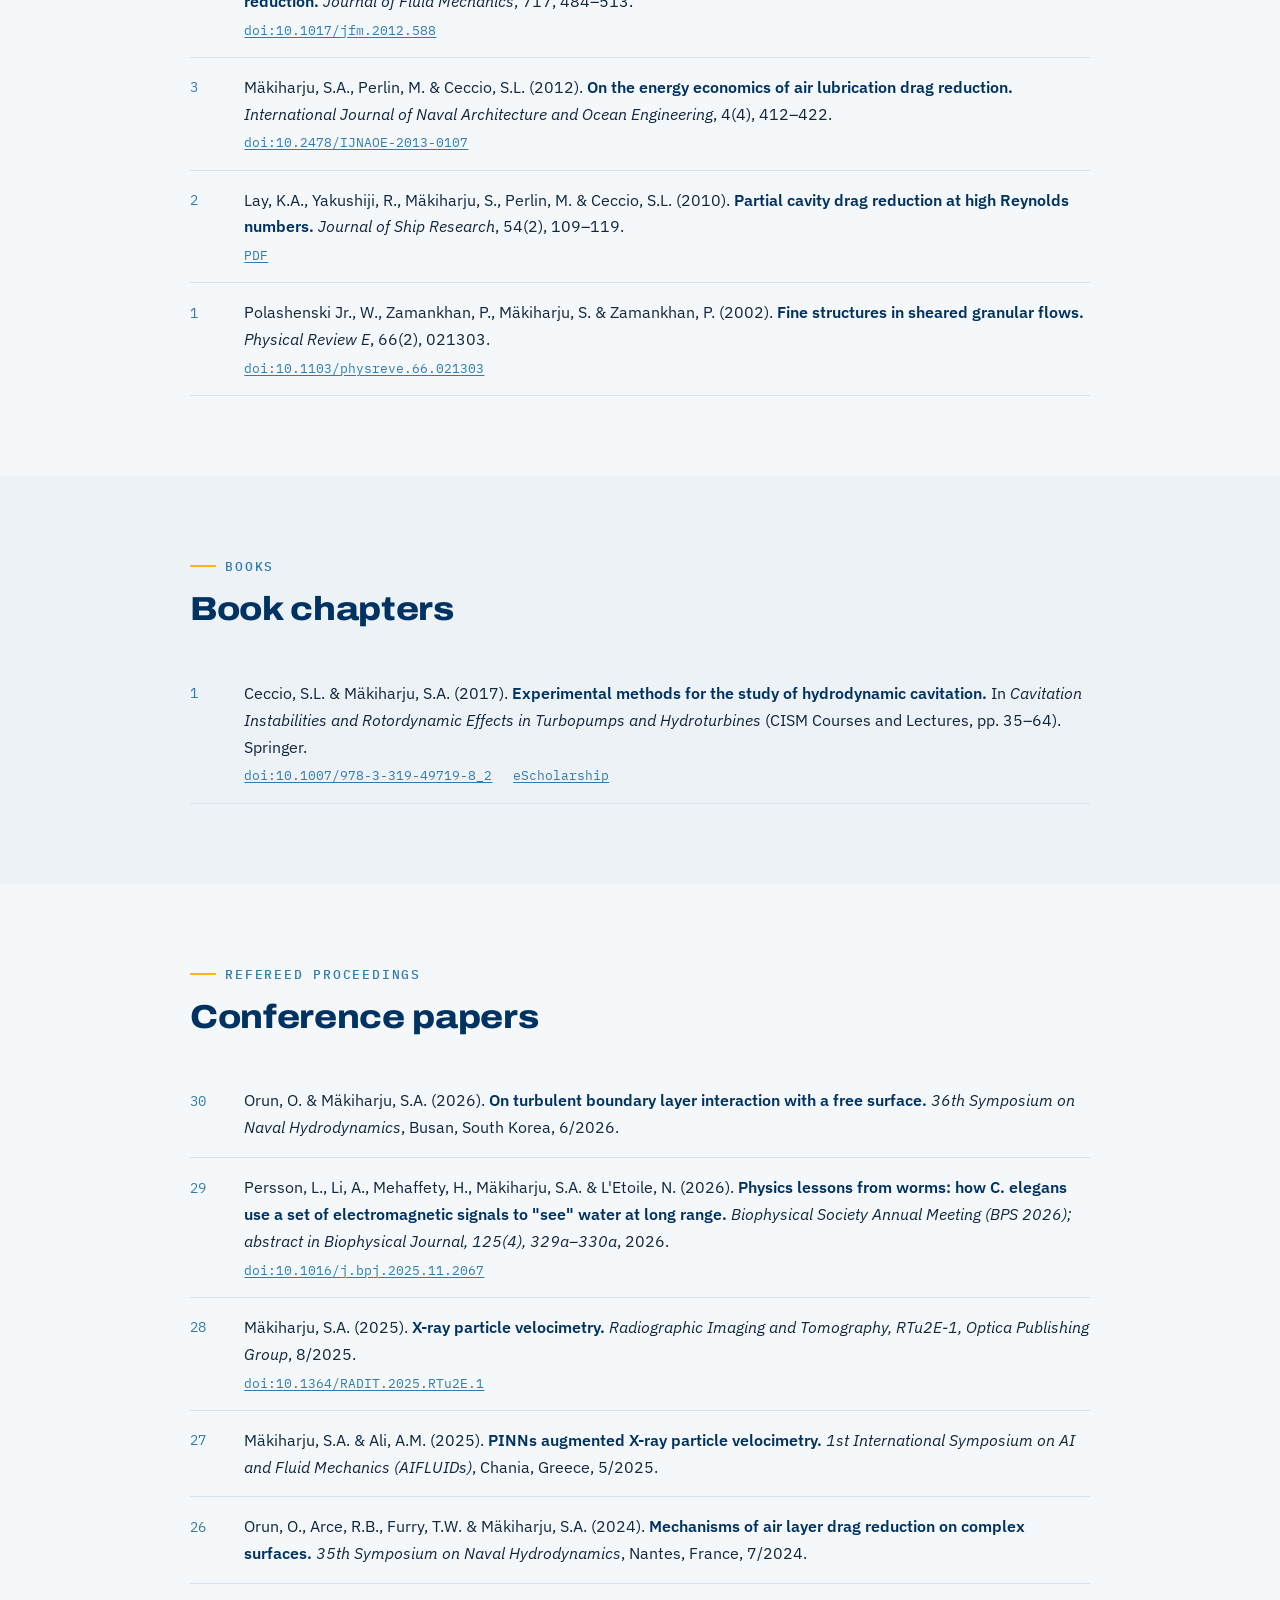
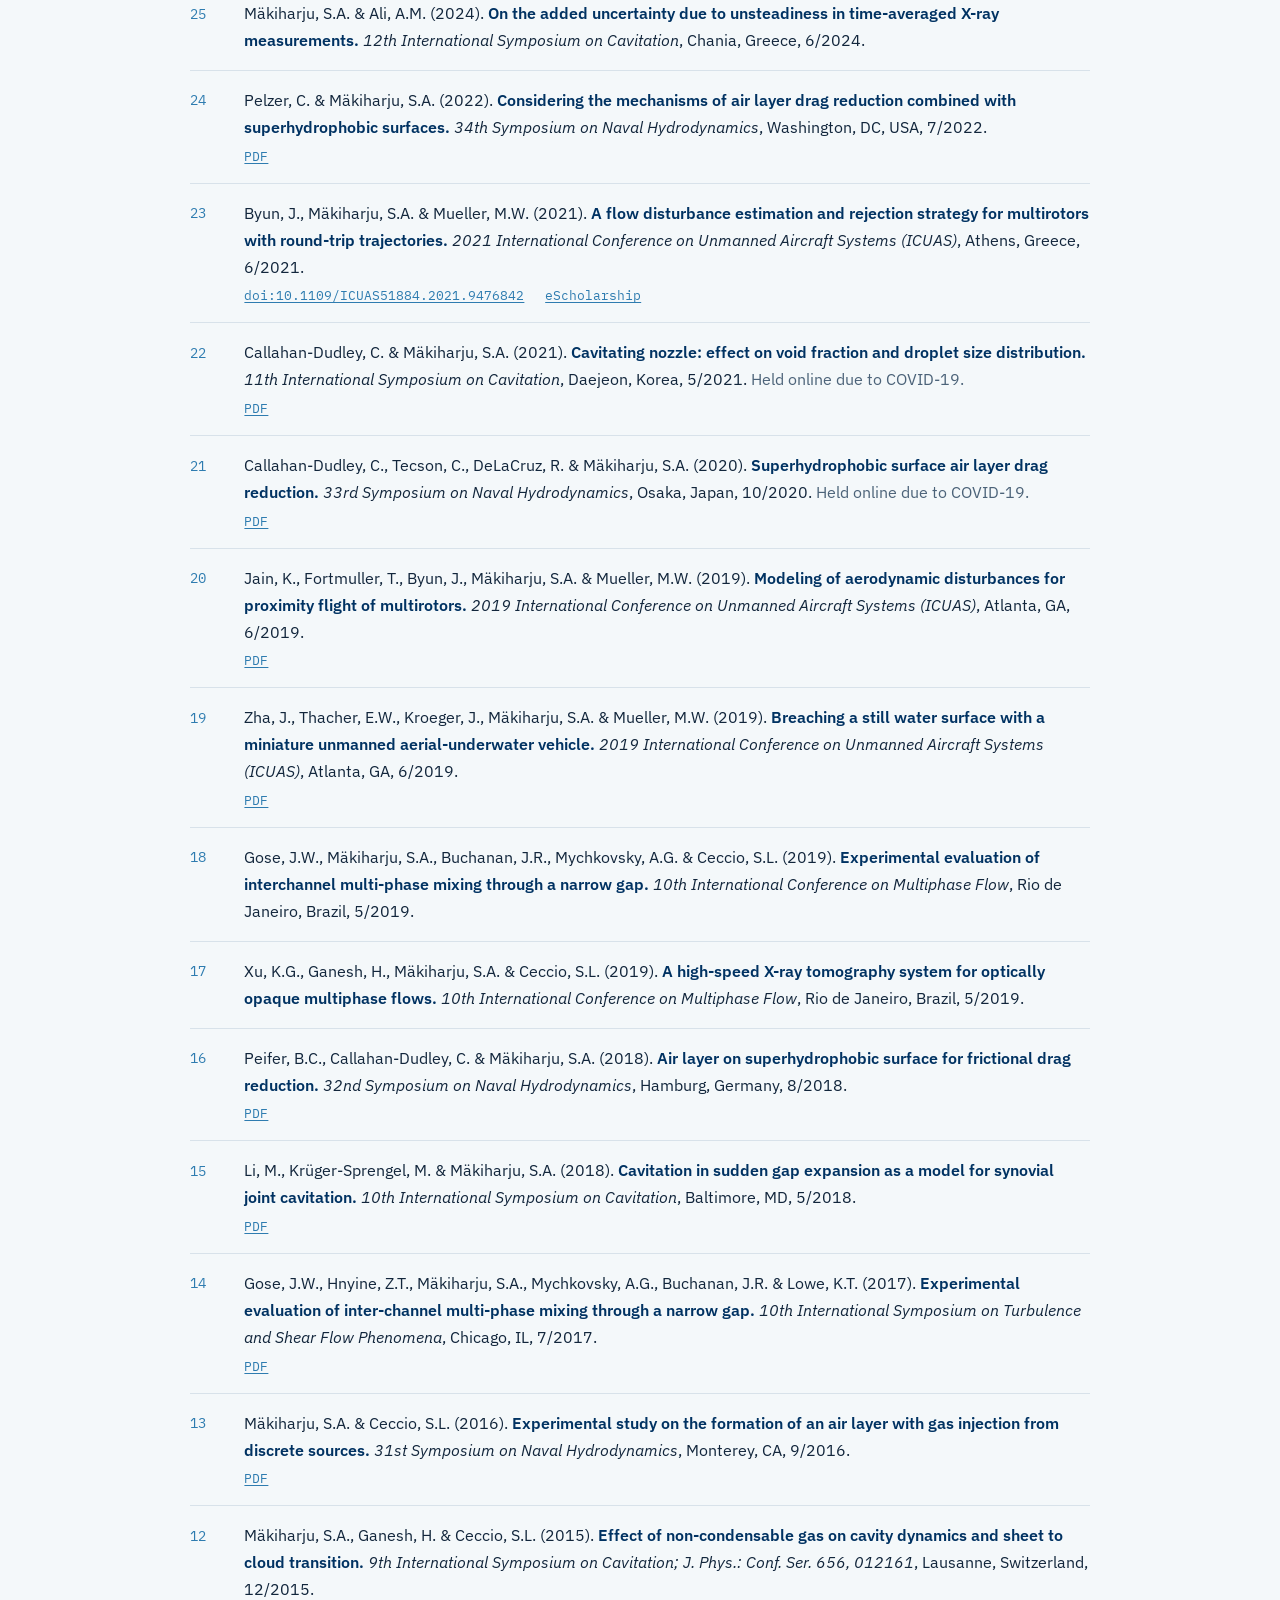
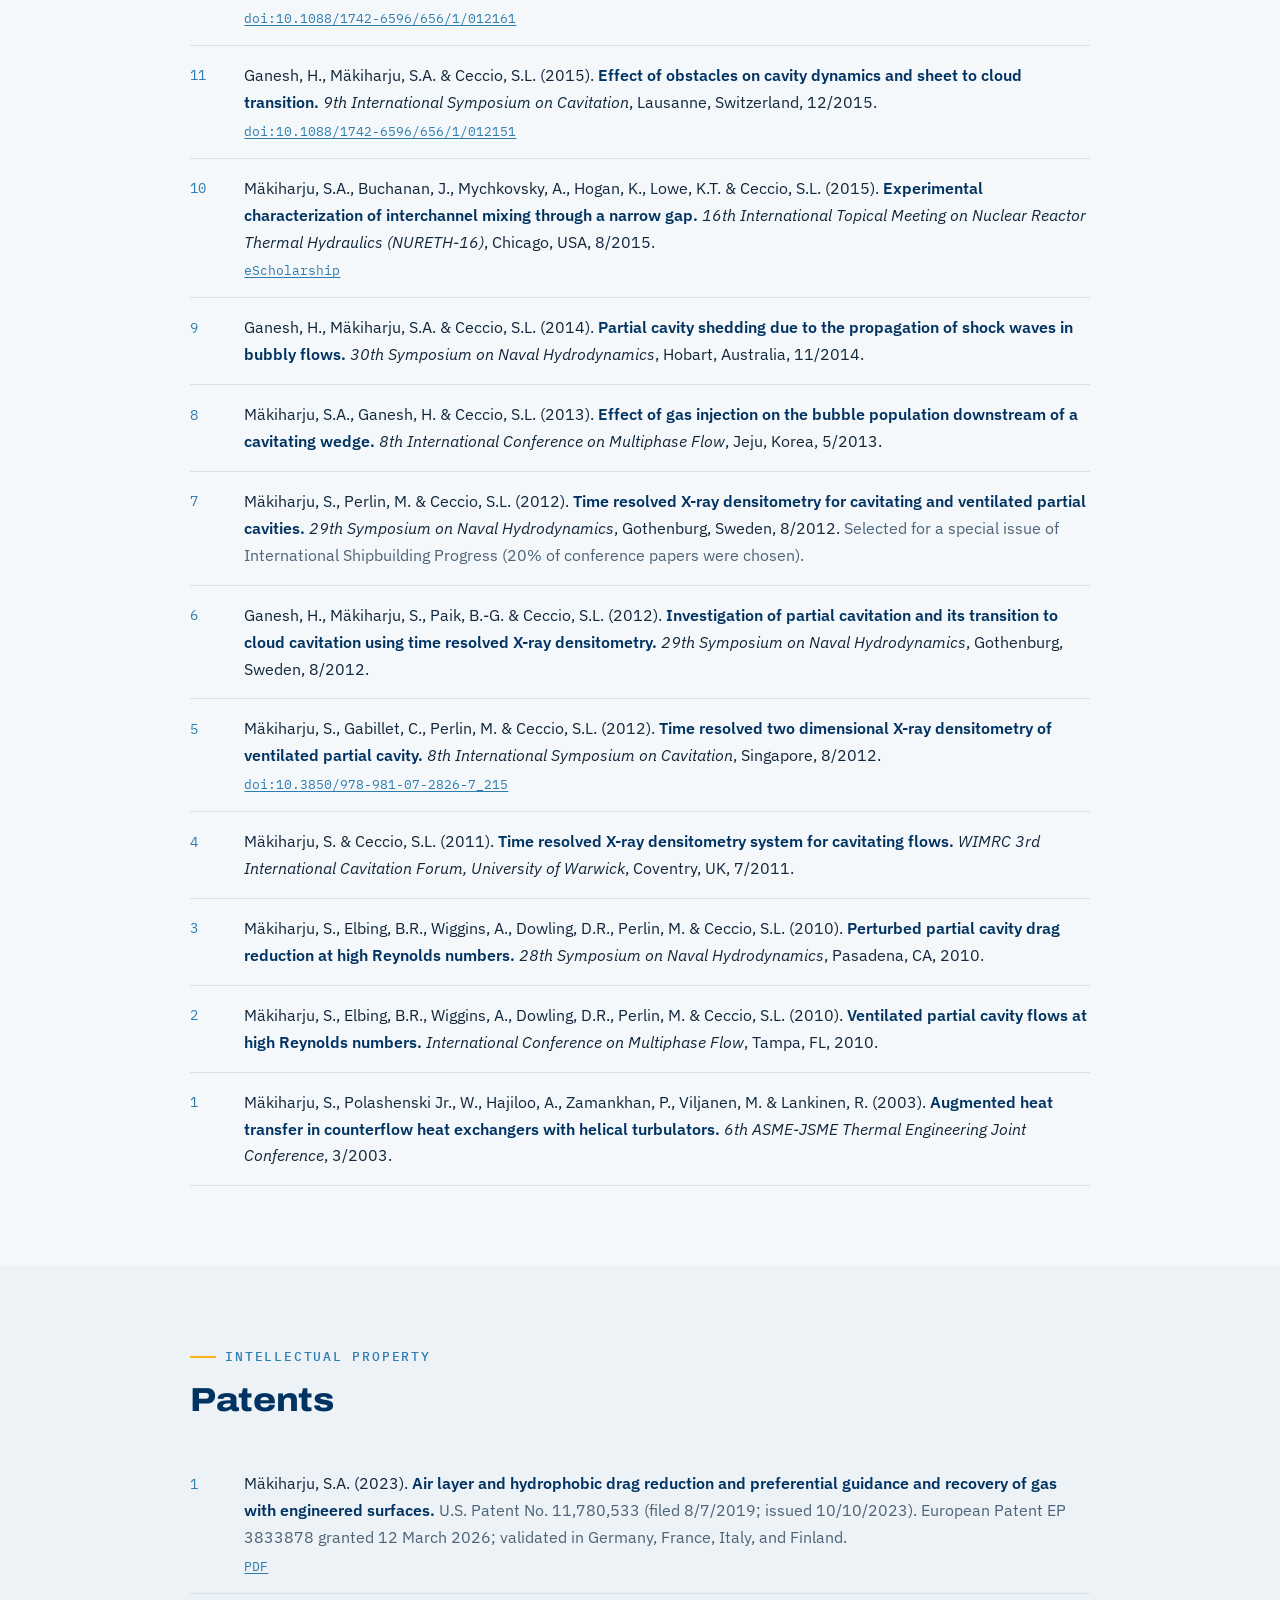
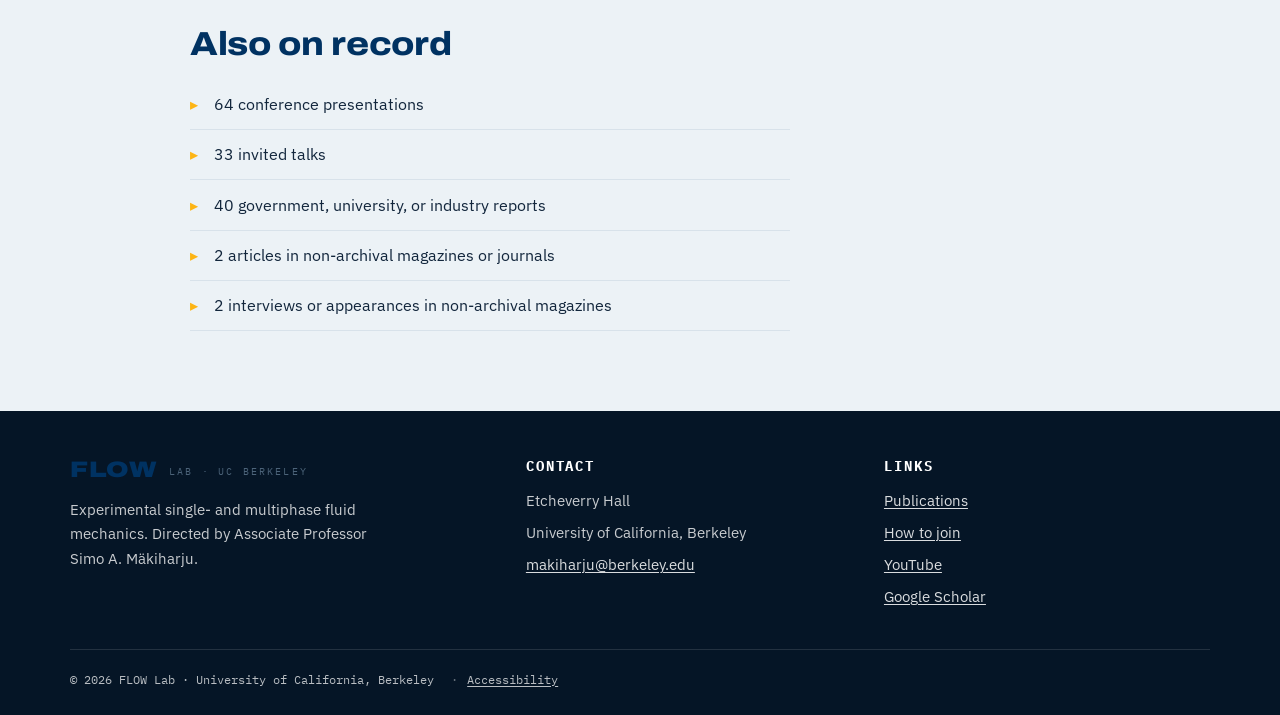
<file: publications.html>
<!DOCTYPE html>
<!-- =====================================================================
     FLOW LAB · PUBLICATIONS — rendered from publications.bib by js/publications.js. EDIT THE .bib FILE, not this page.
     Site docs: README.md · Shared header/footer are duplicated on every
     page — edit them everywhere or use a tool like sed for global changes.
     ===================================================================== -->
<html lang="en">
<head>
  <meta charset="UTF-8">
  <meta name="viewport" content="width=device-width, initial-scale=1">
  <title>Publications — FLOW Lab</title>
  <meta name="description" content="Journal publications, book chapters, conference papers, and patents from the FLOW Lab at UC Berkeley.">
  <link rel="preconnect" href="https://fonts.googleapis.com">
  <link rel="preconnect" href="https://fonts.gstatic.com" crossorigin>
  <link href="https://fonts.googleapis.com/css2?family=Archivo:wdth,wght@62..125,400..900&family=IBM+Plex+Sans:wght@400;500;600;700&family=IBM+Plex+Mono:wght@400;500&display=swap" rel="stylesheet">
  <link rel="stylesheet" href="css/style.css">
  <link rel="icon" type="image/png" href="assets/img/favicon.png">
</head>
<body>
<a class="skip-link" href="#main">Skip to content</a>

<header class="site-head">
  <div class="container site-head__row">
    <a class="wordmark" href="index.html" aria-label="FLOW Lab home">
      <!-- Lab emblem (from the official logo). Swap assets/img/emblem.png to update. -->
      <img class="wordmark__emblem" src="assets/img/emblem.png" alt="" width="44" height="44">
      <span class="wordmark__text">
        <span class="wordmark__flow">FLOW Lab</span>
        <span class="wordmark__sub">UC Berkeley</span>
      </span>
    </a>
    <button class="nav-toggle" aria-expanded="false" aria-controls="site-nav">Menu</button>
    <nav id="site-nav" class="site-nav" aria-label="Main">
      <ul>
        <li><a href="index.html">Home</a></li>
        <li><a href="people.html">People</a></li>
        <li><a href="research-areas.html">Research</a></li>
        <li><a href="facilities-equipment.html">Facilities</a></li>
        <li><a href="physical-model-test-facility.html">Towing Tank</a></li>
        <li><a href="courses.html">Courses</a></li>
        <li><a href="outreach.html">Outreach</a></li>
        <li><a href="publications.html" aria-current="page">Publications</a></li>
        <li class="site-nav__cta"><a class="btn btn--gold" href="applying-to-join.html">Join the lab</a></li>
      </ul>
    </nav>
  </div>
</header>

<main id="main">

  <section class="page-hero">
    <div class="container">
      <p class="eyebrow">The record</p>
      <h1>Publications</h1>
      <p class="page-hero__lede">
        Jump to: <a href="#journal" style="color:var(--gold);">Journal articles</a> ·
        <a href="#chapters" style="color:var(--gold);">Book chapters</a> ·
        <a href="#conference" style="color:var(--gold);">Conference papers</a> ·
        <a href="#patent" style="color:var(--gold);">Patent</a>
      </p>
    </div>
  </section>

  <!-- =====================================================================
       EVERYTHING BELOW IS RENDERED BY js/publications.js FROM publications.bib
       To add or edit a paper: edit publications.bib ONLY (instructions are at
       the top of that file). The empty <ol> elements are the render targets.
       ===================================================================== -->

  <section class="section" id="journal">
    <div class="container" style="max-width:900px;">
      <div class="section__head">
        <p class="eyebrow">Peer-reviewed</p>
        <h2>Journal publications</h2>
        <p style="margin:0.7rem 0 0; color:var(--slate); max-width:70ch;">
          Every entry links its DOI. Where a free copy is available &mdash; in
          <a href="https://escholarship.org/uc/ucb">eScholarship</a>, the University of
          California&rsquo;s open-access repository, or as a hosted PDF &mdash; that is
          linked too. The list is generated from
          <a href="publications.bib" download>publications.bib</a> &mdash; download it
          for your reference manager.
        </p>
      </div>
      <noscript>
        <p class="pub-fallback">This list is built from
          <a href="publications.bib">publications.bib</a>. Enable JavaScript to view it
          here, or download the file for the full record.</p>
      </noscript>
      <ol class="pub-list" id="journal-list"></ol>
    </div>
  </section>

  <section class="section section--tint" id="chapters">
    <div class="container" style="max-width:900px;">
      <div class="section__head">
        <p class="eyebrow">Books</p>
        <h2>Book chapters</h2>
      </div>
      <ol class="pub-list" id="chapter-list"></ol>
    </div>
  </section>

  <section class="section" id="conference">
    <div class="container" style="max-width:900px;">
      <div class="section__head">
        <p class="eyebrow">Refereed proceedings</p>
        <h2>Conference papers</h2>
      </div>
      <ol class="pub-list" id="conference-list"></ol>
    </div>
  </section>

  <section class="section section--tint" id="patent">
    <div class="container" style="max-width:900px;">
      <div class="section__head">
        <p class="eyebrow">Intellectual property</p>
        <h2>Patents</h2>
      </div>
      <ol class="pub-list" id="patent-list"></ol>

      <h2 class="mt-2">Also on record</h2>
      <ul class="spec-list" style="max-width:60ch;">
        <li>64 conference presentations</li>
        <li>33 invited talks</li>
        <li>40 government, university, or industry reports</li>
        <li>2 articles in non-archival magazines or journals</li>
        <li>2 interviews or appearances in non-archival magazines</li>
      </ul>
    </div>
  </section>

</main>

<footer class="site-foot">
  <div class="container site-foot__grid">
    <div>
      <a class="wordmark" href="index.html" aria-label="FLOW Lab home">
        <span class="wordmark__flow">FLOW</span>
        <span class="wordmark__sub">Lab · UC Berkeley</span>
      </a>
      <p style="margin-top:1rem; max-width:34ch; font-size:0.94rem;">
        Experimental single- and multiphase fluid mechanics. Directed by
        Associate Professor Simo A. Mäkiharju.
      </p>
    </div>
    <div>
      <h4>Contact</h4>
      <ul>
        <li>Etcheverry Hall</li>
        <li>University of California, Berkeley</li>
        <li><a href="mailto:makiharju@berkeley.edu">makiharju@berkeley.edu</a></li>
      </ul>
    </div>
    <div>
      <h4>Links</h4>
      <ul>
        <li><a href="publications.html">Publications</a></li>
        <li><a href="applying-to-join.html">How to join</a></li>
        <li><a href="https://www.youtube.com/@FLOWlab_fluids/featured">YouTube</a></li>
        <li><a href="https://scholar.google.com/citations?user=E8e8-Z8AAAAJ">Google Scholar</a></li>
      </ul>
    </div>
  </div>
  <div class="container site-foot__legal">
    <span>© <span id="year">2026</span> FLOW Lab · University of California, Berkeley</span>
    <span class="legal-sep" aria-hidden="true">·</span><a href="https://dap.berkeley.edu/get-help/report-web-accessibility-issue">Accessibility</a>
  </div>
</footer>

<script src="js/main.js"></script>
<script src="js/publications.js"></script>
</body>
</html>
</file>
<file: css/style.css>
/* ==========================================================================
   FLOW LAB — UC BERKELEY · site stylesheet
   --------------------------------------------------------------------------
   One file, no build step. Sections:
     1. Design tokens  (colors, type, spacing — EDIT HERE FIRST)
     2. Base & typography
     3. Header / navigation
     4. Hero (home) + rising bubbles
     5. Page hero (interior pages)
     6. Sections, cards, paper cards
     7. People, media, spec lists, tables
     8. Callouts, sponsors, footer
     9. Utilities, reveal animation, accessibility
   ========================================================================== */

/* --------------------------------------------------------------------------
   1. DESIGN TOKENS — change the look of the whole site from here
   -------------------------------------------------------------------------- */
:root {
  /* Color — Berkeley navy + California Gold */
  --navy-950: #051526;   /* deepest water: hero bottom, footer          */
  --navy-900: #072B4E;   /* hero / header background                    */
  --navy-800: #0D3A66;   /* hover states on navy                        */
  --berkeley: #003262;   /* official Berkeley Blue (bands, headings)    */
  --sea:      #2E7CB0;   /* secondary accent (rules, icons)             */
  --gold:     #FDB515;   /* California Gold — the accent. Use sparingly */
  --gold-deep:#DE9A00;   /* gold hover                                  */
  --paper:    #F4F8FA;   /* page background, cool lab-white             */
  --card:     #FFFFFF;   /* card surfaces                               */
  --fig-bg:   #E9F0F5;   /* letterbox behind paper figures              */
  --ink:      #12263C;   /* body text on light                          */
  --slate:    #4C6379;   /* muted text, captions                        */
  --line:     #D8E2EA;   /* hairlines, card borders                     */

  /* Type — display / body / utility */
  --font-display: "Archivo", "Helvetica Neue", Arial, sans-serif;
  --font-body:    "IBM Plex Sans", "Segoe UI", system-ui, sans-serif;
  --font-mono:    "IBM Plex Mono", "SFMono-Regular", Consolas, monospace;

  /* Fluid type scale */
  --fs-hero: clamp(2.4rem, 5.6vw, 4.3rem);
  --fs-h1:   clamp(2rem, 4vw, 3rem);
  --fs-h2:   clamp(1.5rem, 2.6vw, 2.1rem);
  --fs-h3:   1.17rem;
  --fs-body: 1.02rem;
  --fs-small:0.9rem;
  --fs-mono: 0.8rem;

  /* Layout */
  --container: 1140px;
  --radius: 12px;
  --shadow: 0 1px 2px rgba(7, 43, 78, 0.06), 0 10px 28px -18px rgba(7, 43, 78, 0.25);
  --shadow-lift: 0 2px 4px rgba(7, 43, 78, 0.07), 0 18px 40px -18px rgba(7, 43, 78, 0.32);
}

/* --------------------------------------------------------------------------
   2. BASE & TYPOGRAPHY
   -------------------------------------------------------------------------- */
*, *::before, *::after { box-sizing: border-box; }

html { scroll-behavior: smooth; }

body {
  margin: 0;
  font-family: var(--font-body);
  font-size: var(--fs-body);
  line-height: 1.65;
  color: var(--ink);
  background: var(--paper);
  -webkit-font-smoothing: antialiased;
}

img, video, iframe { max-width: 100%; height: auto; display: block; }

h1, h2, h3, h4 {
  font-family: var(--font-display);
  font-stretch: 112%;               /* Archivo width axis: slightly expanded */
  line-height: 1.12;
  letter-spacing: -0.01em;
  color: var(--berkeley);
  margin: 0 0 0.5em;
}
h1 { font-size: var(--fs-h1); font-weight: 800; }
h2 { font-size: var(--fs-h2); font-weight: 800; }
h3 { font-size: var(--fs-h3); font-weight: 700; font-stretch: 106%; }

p { margin: 0 0 1em; }
a { color: var(--sea); text-decoration-thickness: 1px; text-underline-offset: 2px; }
a:hover { color: var(--berkeley); }

.container { width: min(var(--container), 100% - 2.5rem); margin-inline: auto; }

/* Mono eyebrow used above headings site-wide */
.eyebrow {
  font-family: var(--font-mono);
  font-size: var(--fs-mono);
  font-weight: 500;
  letter-spacing: 0.14em;
  text-transform: uppercase;
  color: var(--sea);
  margin: 0 0 0.9rem;
}
.eyebrow::before {
  content: "";
  display: inline-block;
  width: 1.6rem; height: 2px;
  background: var(--gold);
  vertical-align: 0.28em;
  margin-right: 0.6rem;
}

/* Figure captions — set in mono like a journal figure */
.figcap {
  font-family: var(--font-mono);
  font-size: var(--fs-mono);
  color: var(--slate);
  line-height: 1.55;
  margin-top: 0.7rem;
}

/* --------------------------------------------------------------------------
   3. HEADER / NAVIGATION  (identical markup on every page)
   -------------------------------------------------------------------------- */
.skip-link {
  position: absolute; left: 1rem; top: -3rem;
  background: var(--gold); color: var(--navy-950);
  padding: 0.5rem 1rem; border-radius: 6px; z-index: 100;
  font-weight: 600; transition: top 0.15s ease;
}
.skip-link:focus { top: 1rem; }

.site-head {
  position: sticky; top: 0; z-index: 50;
  background: #fff;                    /* white bar so the blue/gold logo reads */
  border-bottom: 1px solid var(--line);
}
.site-head__row {
  display: flex; align-items: center; justify-content: space-between;
  gap: 1rem; min-height: 68px;
}

/* Wordmark — lab emblem + name */
.wordmark { display: flex; align-items: center; gap: 0.7rem; text-decoration: none; line-height: 1; }
.wordmark__emblem { width: 44px; height: 44px; }
.wordmark__text { display: flex; flex-direction: column; }
.wordmark__flow {
  font-family: var(--font-display);
  font-stretch: 125%; font-weight: 900;
  font-size: 1.4rem; letter-spacing: 0.03em;
  color: var(--berkeley);
}
.wordmark__sub {
  font-family: var(--font-mono); font-size: 0.62rem;
  letter-spacing: 0.22em; text-transform: uppercase;
  color: var(--slate); margin-top: 4px;
}

.site-nav ul { list-style: none; margin: 0; padding: 0; display: flex; align-items: center; gap: 0.2rem; }
.site-nav a {
  display: block; padding: 0.55rem 0.65rem;
  font-size: 0.92rem; font-weight: 500;
  color: var(--berkeley); text-decoration: none;
  border-radius: 7px;
}
.site-nav a:hover { color: var(--navy-950); background: var(--fig-bg); }
.site-nav a[aria-current="page"] {
  color: var(--navy-950);
  box-shadow: inset 0 -2px 0 var(--gold);
  border-radius: 7px 7px 0 0;
}
.site-nav__cta { margin-left: 0.4rem; }
.site-nav__cta a { padding: 0; }
.site-nav__cta a:hover { background: none; }

.nav-toggle {
  display: none;
  font-family: var(--font-mono); font-size: 0.8rem; letter-spacing: 0.1em;
  background: transparent; color: var(--berkeley);
  border: 1px solid var(--line); border-radius: 7px;
  padding: 0.5rem 0.9rem; cursor: pointer;
}

/* Mobile nav */
@media (max-width: 980px) {
  .nav-toggle { display: inline-block; }
  .site-nav { display: none; position: absolute; left: 0; right: 0; top: 100%; background: #fff; border-bottom: 1px solid var(--line); box-shadow: var(--shadow); padding: 0.6rem 1.25rem 1.1rem; }
  .site-nav.is-open { display: block; }
  .site-nav ul { flex-direction: column; align-items: stretch; gap: 0.1rem; }
  .site-nav a { padding: 0.7rem 0.6rem; font-size: 1rem; }
  .site-nav a[aria-current="page"] { box-shadow: inset 3px 0 0 var(--gold); border-radius: 7px; }
  .site-nav__cta { margin: 0.6rem 0 0; }
}

/* Buttons */
.btn {
  display: inline-block; font-weight: 600; text-decoration: none;
  padding: 0.68rem 1.25rem; border-radius: 9px;
  font-size: 0.95rem; line-height: 1; transition: background 0.15s ease, transform 0.15s ease;
}
.btn--gold { background: var(--gold); color: var(--navy-950) !important; }
.btn--gold:hover { background: var(--gold-deep); transform: translateY(-1px); }
.btn--ghost { color: #fff !important; border: 1px solid rgba(255, 255, 255, 0.45); }
.btn--ghost:hover { border-color: #fff; background: rgba(255, 255, 255, 0.08); }
.btn--navy { background: var(--berkeley); color: #fff !important; }
.btn--navy:hover { background: var(--navy-800); }

/* --------------------------------------------------------------------------
   4. HERO (home) — deep water with rising bubbles
   -------------------------------------------------------------------------- */
.hero {
  position: relative; overflow: hidden;
  background:
    radial-gradient(1100px 620px at 18% -10%, #10456F 0%, rgba(16, 69, 111, 0) 60%),
    linear-gradient(180deg, var(--navy-900) 0%, var(--navy-950) 100%);
  color: #fff;
  padding: clamp(4.2rem, 9vw, 7.5rem) 0 clamp(3.2rem, 6vw, 5rem);
}
.hero .eyebrow { color: var(--gold); }
.hero__title {
  font-size: var(--fs-hero); font-weight: 900; font-stretch: 118%;
  color: #fff; max-width: 15ch; margin-bottom: 0.55em;
}
.hero__lede { font-size: 1.12rem; color: rgba(255, 255, 255, 0.85); max-width: 58ch; }
.hero__actions { display: flex; flex-wrap: wrap; gap: 0.8rem; margin-top: 1.8rem; }

/* Capability stats — real numbers from the lab, set like instrument readouts */
.hero__stats {
  display: flex; flex-wrap: wrap; gap: 0.6rem 2.4rem;
  margin-top: 3rem; padding-top: 1.4rem;
  border-top: 1px solid rgba(255, 255, 255, 0.16);
  font-family: var(--font-mono); font-size: var(--fs-mono);
  color: rgba(255, 255, 255, 0.75);
  position: relative; z-index: 2;
}
.hero__stats b { color: var(--gold); font-weight: 500; }

.hero .container { position: relative; z-index: 2; }

/* Rising bubbles — the signature. Decorative only (aria-hidden in HTML). */
.bubbles { position: absolute; inset: 0; z-index: 1; pointer-events: none; }
.bubbles span {
  position: absolute; bottom: -60px; display: block;
  border-radius: 50%;
  background: radial-gradient(circle at 32% 30%, rgba(255,255,255,0.5), rgba(255,255,255,0.05) 55%);
  border: 1px solid rgba(255, 255, 255, 0.28);
  animation: rise linear infinite;
  opacity: 0;
}
@keyframes rise {
  0%   { transform: translateY(0) translateX(0); opacity: 0; }
  8%   { opacity: 0.7; }
  50%  { transform: translateY(-46vh) translateX(14px); }
  92%  { opacity: 0.55; }
  100% { transform: translateY(-92vh) translateX(-8px); opacity: 0; }
}
.bubbles span:nth-child(1)  { left: 6%; width: 12px; height: 12px; animation-duration: 22s; animation-delay: 0s; }
.bubbles span:nth-child(2)  { left: 14%; width: 26px; height: 26px; animation-duration: 13s; animation-delay: 3s; }
.bubbles span:nth-child(3)  { left: 24%; width: 9px; height: 9px; animation-duration: 23s; animation-delay: 6s; }
.bubbles span:nth-child(4)  { left: 35%; width: 18px; height: 18px; animation-duration: 18s; animation-delay: 1.5s; }
.bubbles span:nth-child(5)  { left: 47%; width: 8px; height: 8px; animation-duration: 24s; animation-delay: 8s; }
.bubbles span:nth-child(6)  { left: 58%; width: 30px; height: 30px; animation-duration: 11s; animation-delay: 4s; }
.bubbles span:nth-child(7)  { left: 67%; width: 12px; height: 12px; animation-duration: 22s; animation-delay: 10s; }
.bubbles span:nth-child(8)  { left: 76%; width: 20px; height: 20px; animation-duration: 17s; animation-delay: 2s; }
.bubbles span:nth-child(9)  { left: 86%; width: 10px; height: 10px; animation-duration: 23s; animation-delay: 7s; }
.bubbles span:nth-child(10) { left: 93%; width: 15px; height: 15px; animation-duration: 20s; animation-delay: 5s; }

/* --------------------------------------------------------------------------
   5. PAGE HERO — slim navy band on interior pages
   -------------------------------------------------------------------------- */
.page-hero {
  background: linear-gradient(180deg, var(--navy-900), var(--berkeley));
  color: #fff;
  padding: clamp(2.6rem, 5vw, 4rem) 0;
}
.page-hero .eyebrow { color: var(--gold); }
.page-hero h1 { color: #fff; margin-bottom: 0.25em; }
.page-hero__lede { color: rgba(255, 255, 255, 0.85); max-width: 62ch; margin: 0; }

/* --------------------------------------------------------------------------
   6. SECTIONS & CARDS
   -------------------------------------------------------------------------- */
.section { padding: clamp(3rem, 6.5vw, 5rem) 0; }
.section--tint { background: #ECF2F6; }
.section--navy { background: linear-gradient(180deg, var(--navy-900), var(--navy-950)); color: #fff; }
.section--navy h2 { color: #fff; }
.section--navy .eyebrow { color: var(--gold); }

.section__head { max-width: 62ch; margin-bottom: 2.2rem; }
.section__head--row {
  max-width: none;
  display: flex; flex-wrap: wrap; align-items: end; justify-content: space-between; gap: 1rem;
}
.section__more { font-weight: 600; white-space: nowrap; }

/* --- Paper cards (front page: figure + a few words per paper) ------------- */
.paper-grid {
  display: grid; gap: 1.7rem;
  grid-template-columns: repeat(auto-fill, minmax(310px, 1fr));
}
.paper-card {
  background: var(--card);
  border: 1px solid var(--line);
  border-radius: var(--radius);
  overflow: hidden;
  box-shadow: var(--shadow);
  display: flex; flex-direction: column;
  transition: transform 0.18s ease, box-shadow 0.18s ease;
}
.paper-card:hover { transform: translateY(-3px); box-shadow: var(--shadow-lift); }

/* Figures are never cropped: contained + letterboxed, like a journal figure */
.paper-card__figwrap {
  display: block; background: var(--fig-bg);
  aspect-ratio: 4 / 3; padding: 0.9rem;
}
.paper-card__figwrap img { width: 100%; height: 100%; object-fit: contain; }

.paper-card__body { padding: 1.15rem 1.25rem 1.3rem; display: flex; flex-direction: column; gap: 0.45rem; flex: 1; }
.paper-card__meta {
  font-family: var(--font-mono); font-size: var(--fs-mono);
  color: var(--slate); letter-spacing: 0.03em; margin: 0;
}
.paper-card__meta b { color: var(--berkeley); font-weight: 500; }
.paper-card__title { margin: 0; font-size: 1.06rem; line-height: 1.35; }
.paper-card__title a { color: var(--berkeley); text-decoration: none; }
.paper-card__title a:hover { text-decoration: underline; text-decoration-color: var(--gold); text-decoration-thickness: 2px; }
.paper-card__note { margin: 0; font-size: 0.94rem; color: var(--slate); flex: 1; }
.paper-card__doi {
  margin: 0.35rem 0 0; font-family: var(--font-mono); font-size: var(--fs-mono);
}

/* --- Area tiles (research at a glance) ------------------------------------ */
.tile-grid { display: grid; gap: 1.4rem; grid-template-columns: repeat(auto-fill, minmax(240px, 1fr)); }
.tile {
  background: var(--card); border: 1px solid var(--line); border-radius: var(--radius);
  padding: 1.4rem 1.4rem 1.5rem; box-shadow: var(--shadow);
  text-decoration: none; display: block; color: var(--ink);
  transition: transform 0.18s ease, box-shadow 0.18s ease;
}
.tile:hover { transform: translateY(-3px); box-shadow: var(--shadow-lift); color: var(--ink); }
.tile h3 { margin-bottom: 0.4rem; }
.tile p { margin: 0; font-size: 0.93rem; color: var(--slate); }
.tile__kicker {
  font-family: var(--font-mono); font-size: 0.72rem; letter-spacing: 0.12em;
  text-transform: uppercase; color: var(--sea); display: block; margin-bottom: 0.7rem;
}

/* --------------------------------------------------------------------------
   7. CONTENT PATTERNS — prose, media rows, people, specs, tables
   -------------------------------------------------------------------------- */
.prose { max-width: 72ch; }
.prose h2 { margin-top: 2.2rem; }
.prose ul { padding-left: 1.2rem; }
.prose li { margin-bottom: 0.45rem; }

/* Alternating media/text rows (research page) */
.media-row {
  display: grid; grid-template-columns: 1fr 1fr; gap: 2.6rem;
  align-items: center; padding: 2.4rem 0;
  border-top: 1px solid var(--line);
}
.media-row:first-of-type { border-top: 0; }
.media-row--flip .media-row__media { order: 2; }
.media-row__media img,
.media-row__media video {
  border-radius: var(--radius); border: 1px solid var(--line);
  background: var(--fig-bg); width: 100%;
}
.media-row h3 { font-size: 1.35rem; }
@media (max-width: 800px) {
  .media-row { grid-template-columns: 1fr; gap: 1.2rem; }
  .media-row--flip .media-row__media { order: 0; }
}

/* Video embeds */
.video-grid { display: grid; gap: 1.6rem; grid-template-columns: repeat(auto-fit, minmax(300px, 1fr)); }
.video-embed { aspect-ratio: 16 / 9; width: 100%; border: 0; border-radius: var(--radius); background: var(--navy-950); }

/* People */
.people-grid { display: grid; gap: 1.5rem; grid-template-columns: repeat(auto-fill, minmax(215px, 1fr)); }
.person {
  background: var(--card); border: 1px solid var(--line); border-radius: var(--radius);
  padding: 1.1rem; text-align: center; box-shadow: var(--shadow);
}
.person__photo {
  width: 128px; height: 128px; border-radius: 50%;
  object-fit: cover; margin: 0.3rem auto 0.9rem;
  border: 3px solid var(--paper); box-shadow: 0 0 0 2px var(--line);
}
.person__initials {
  width: 128px; height: 128px; border-radius: 50%;
  margin: 0.3rem auto 0.9rem;
  display: grid; place-items: center;
  background: var(--berkeley); color: var(--gold);
  font-family: var(--font-display); font-weight: 800; font-size: 2rem; font-stretch: 115%;
}
.person h3 { margin-bottom: 0.15rem; }
.person__role { font-family: var(--font-mono); font-size: 0.75rem; letter-spacing: 0.08em; text-transform: uppercase; color: var(--slate); margin: 0 0 0.5rem; }
.person__links { font-size: var(--fs-small); }
.person__links a { margin: 0 0.3rem; }

/* Alumni — compact two-column list */
.alumni-list { columns: 2; column-gap: 3rem; list-style: none; padding: 0; margin: 0; }
.alumni-list li { break-inside: avoid; padding: 0.55rem 0; border-bottom: 1px solid var(--line); font-size: 0.95rem; }
.alumni-list b { color: var(--berkeley); font-weight: 600; }
.alumni-list span { color: var(--slate); }
@media (max-width: 720px) { .alumni-list { columns: 1; } }

/* Spec lists (facilities) — mono values, like an equipment schedule */
.spec-list { list-style: none; padding: 0; margin: 0; }
.spec-list li {
  padding: 0.7rem 0; border-bottom: 1px solid var(--line);
  display: flex; gap: 1rem; align-items: baseline;
}
.spec-list li::before { content: "▸"; color: var(--gold); flex: 0 0 auto; }

/* Simple tables (courses) */
.table { width: 100%; border-collapse: collapse; font-size: 0.97rem; }
.table th {
  text-align: left; font-family: var(--font-mono); font-size: var(--fs-mono);
  letter-spacing: 0.1em; text-transform: uppercase; color: var(--slate);
  border-bottom: 2px solid var(--berkeley); padding: 0.6rem 0.8rem 0.5rem;
}
.table td { padding: 0.65rem 0.8rem; border-bottom: 1px solid var(--line); vertical-align: top; }
.table td:first-child { font-family: var(--font-mono); font-size: 0.86rem; white-space: nowrap; color: var(--berkeley); }

/* Publications list */
.pub-list { list-style: none; padding: 0; margin: 0; counter-reset: pub; }
.pub-list > li {
  counter-increment: pub -1;   /* descending: <ol style="counter-reset: pub N+1"> */
  position: relative; padding: 1rem 0 1rem 3.4rem;
  border-bottom: 1px solid var(--line);
}
.pub-list > li::before {
  content: counter(pub);
  position: absolute; left: 0; top: 1.15rem;
  font-family: var(--font-mono); font-size: 0.85rem; color: var(--sea);
}
.pub-list b { color: var(--berkeley); font-weight: 600; }
.pub-list .pub-doi { font-family: var(--font-mono); font-size: var(--fs-mono); }
.pub-links { display: flex; flex-wrap: wrap; gap: 0.2rem 1.3rem;
  font-family: var(--font-mono); font-size: var(--fs-mono); margin-top: 0.3rem; }
.pub-award { display: block; margin-top: 0.3rem; font-size: 0.88rem;
  color: #7A5300; font-style: italic; }   /* dark gold: 6.9:1 on white */
.pub-note { color: var(--slate); }
.pub-fallback { color: var(--slate); }

/* --------------------------------------------------------------------------
   8. CALLOUTS, SPONSORS, FOOTER
   -------------------------------------------------------------------------- */
.callout {
  display: grid; grid-template-columns: 1.4fr auto; gap: 2rem; align-items: center;
}
@media (max-width: 720px) { .callout { grid-template-columns: 1fr; } }
.callout h2 { margin-bottom: 0.35rem; }
.callout p { margin: 0; color: rgba(255, 255, 255, 0.82); max-width: 55ch; }

.sponsor-row {
  display: flex; flex-wrap: wrap; align-items: center;
  gap: 1.2rem 2.6rem; margin-top: 1.4rem;
}
.sponsor-row img {
  height: 46px; width: auto;
  filter: grayscale(1) contrast(0.7); opacity: 0.75;
  transition: filter 0.15s ease, opacity 0.15s ease;
}
.sponsor-row img:hover { filter: none; opacity: 1; }
.sponsor-row .sponsor-text {
  font-family: var(--font-mono); font-size: 0.82rem; letter-spacing: 0.06em;
  color: var(--slate); border: 1px solid var(--line);
  padding: 0.55rem 0.9rem; border-radius: 8px; background: var(--card);
}

.site-foot { background: var(--navy-950); color: rgba(255, 255, 255, 0.78); }
.site-foot a { color: rgba(255, 255, 255, 0.85); }
.site-foot a:hover { color: var(--gold); }
.site-foot__grid {
  display: grid; gap: 2rem; grid-template-columns: 1.3fr 1fr 1fr;
  padding: 3rem 0 2rem;
}
@media (max-width: 780px) { .site-foot__grid { grid-template-columns: 1fr; } }
.site-foot h4 {
  color: #fff; font-size: 0.85rem; font-family: var(--font-mono);
  font-stretch: 100%; letter-spacing: 0.14em; text-transform: uppercase;
  margin-bottom: 0.9rem;
}
.site-foot ul { list-style: none; margin: 0; padding: 0; }
.site-foot li { margin-bottom: 0.45rem; font-size: 0.94rem; }
.site-foot__legal {
  border-top: 1px solid rgba(255, 255, 255, 0.12);
  padding: 1.2rem 0 1.6rem;
  font-family: var(--font-mono); font-size: 0.78rem;
  color: rgba(255, 255, 255, 0.72);   /* 9.1:1 on navy-950 */
}
.site-foot__legal a { color: rgba(255, 255, 255, 0.72); text-decoration: underline; text-underline-offset: 2px; }
.site-foot__legal a:hover, .site-foot__legal a:focus-visible { color: var(--gold); }
.site-foot__legal .legal-sep { margin: 0 0.6rem; opacity: 0.55; }

/* --------------------------------------------------------------------------
   9. UTILITIES, REVEAL, ACCESSIBILITY
   -------------------------------------------------------------------------- */
.mt-2 { margin-top: 2rem; }
.center { text-align: center; }

/* Scroll reveal — JS adds .is-in; harmless if JS is disabled */
.reveal { opacity: 1; transform: none; }
@media (prefers-reduced-motion: no-preference) {
  .js .reveal { opacity: 0; transform: translateY(14px); transition: opacity 0.5s ease, transform 0.5s ease; }
  .js .reveal.is-in { opacity: 1; transform: none; }
}

/* Research-area activity line + key papers (research-areas.html) */
.area-meta {
  display: flex; flex-wrap: wrap; align-items: center; gap: 0.5rem 0.9rem;
  margin: 0 0 0.8rem; font-family: var(--font-mono); font-size: var(--fs-mono);
  color: var(--slate);
}
.area-flag {
  display: inline-flex; align-items: center; gap: 0.4rem;
  color: var(--berkeley); font-weight: 500;
}
.area-flag::before {
  content: ""; width: 8px; height: 8px; border-radius: 50%;
  background: var(--gold); box-shadow: 0 0 0 3px rgba(253, 181, 21, 0.25);
}
.area-flag--past { color: var(--slate); }
.area-flag--past::before { background: var(--slate); box-shadow: none; opacity: 0.5; }
.area-papers { list-style: none; padding: 0; margin: 0.9rem 0 0; border-top: 1px solid var(--line); }
.area-papers > li { padding: 0.45rem 0 0; font-size: 0.9rem; line-height: 1.45; }
.area-papers > li:first-child { padding-top: 0.7rem; }
.area-papers__label {
  font-family: var(--font-mono); font-size: 0.72rem; letter-spacing: 0.14em;
  text-transform: uppercase; color: var(--slate); margin: 0.9rem 0 0;
}
.area-papers a { color: var(--berkeley); text-decoration: none;
  text-decoration-color: var(--gold); }
.area-papers a:hover { text-decoration: underline; text-decoration-thickness: 2px; }
/* Tile sub-topic list on the homepage */
.tile__topics {
  margin: 0.7rem 0 0; padding: 0; list-style: none;
  font-family: var(--font-mono); font-size: 0.78rem; line-height: 1.7; color: var(--slate);
}
.tile__topics li::before { content: "→ "; color: var(--gold); }

/* Motion off: hide bubbles, kill smooth scroll */
@media (prefers-reduced-motion: reduce) {
  html { scroll-behavior: auto; }
  .bubbles { display: none; }
  * { animation-duration: 0.001s !important; transition-duration: 0.001s !important; }
}

/* Keyboard focus */
:focus-visible { outline: 3px solid var(--berkeley); outline-offset: 2px; border-radius: 4px; }
.hero :focus-visible, .page-hero :focus-visible,
.section--navy :focus-visible, .site-foot :focus-visible { outline-color: var(--gold); }

::selection { background: var(--gold); color: var(--navy-950); }
</file>
